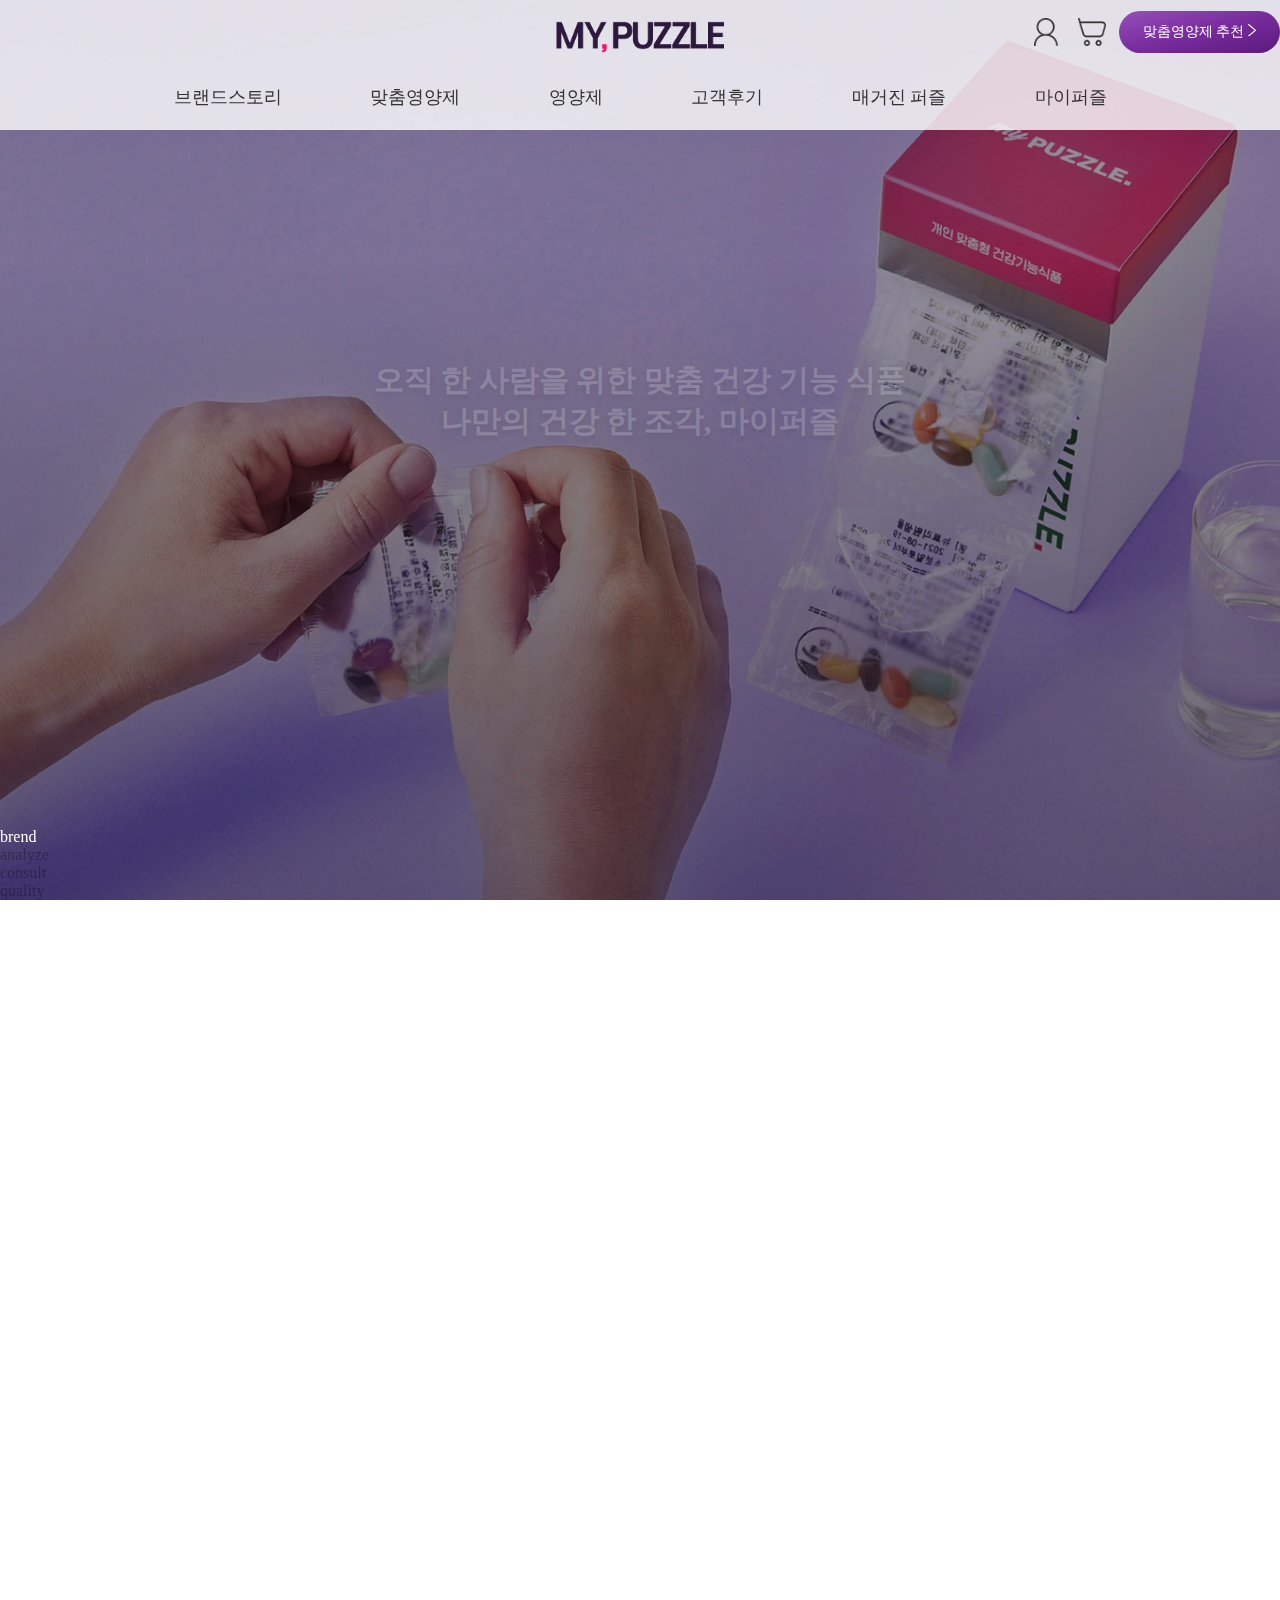
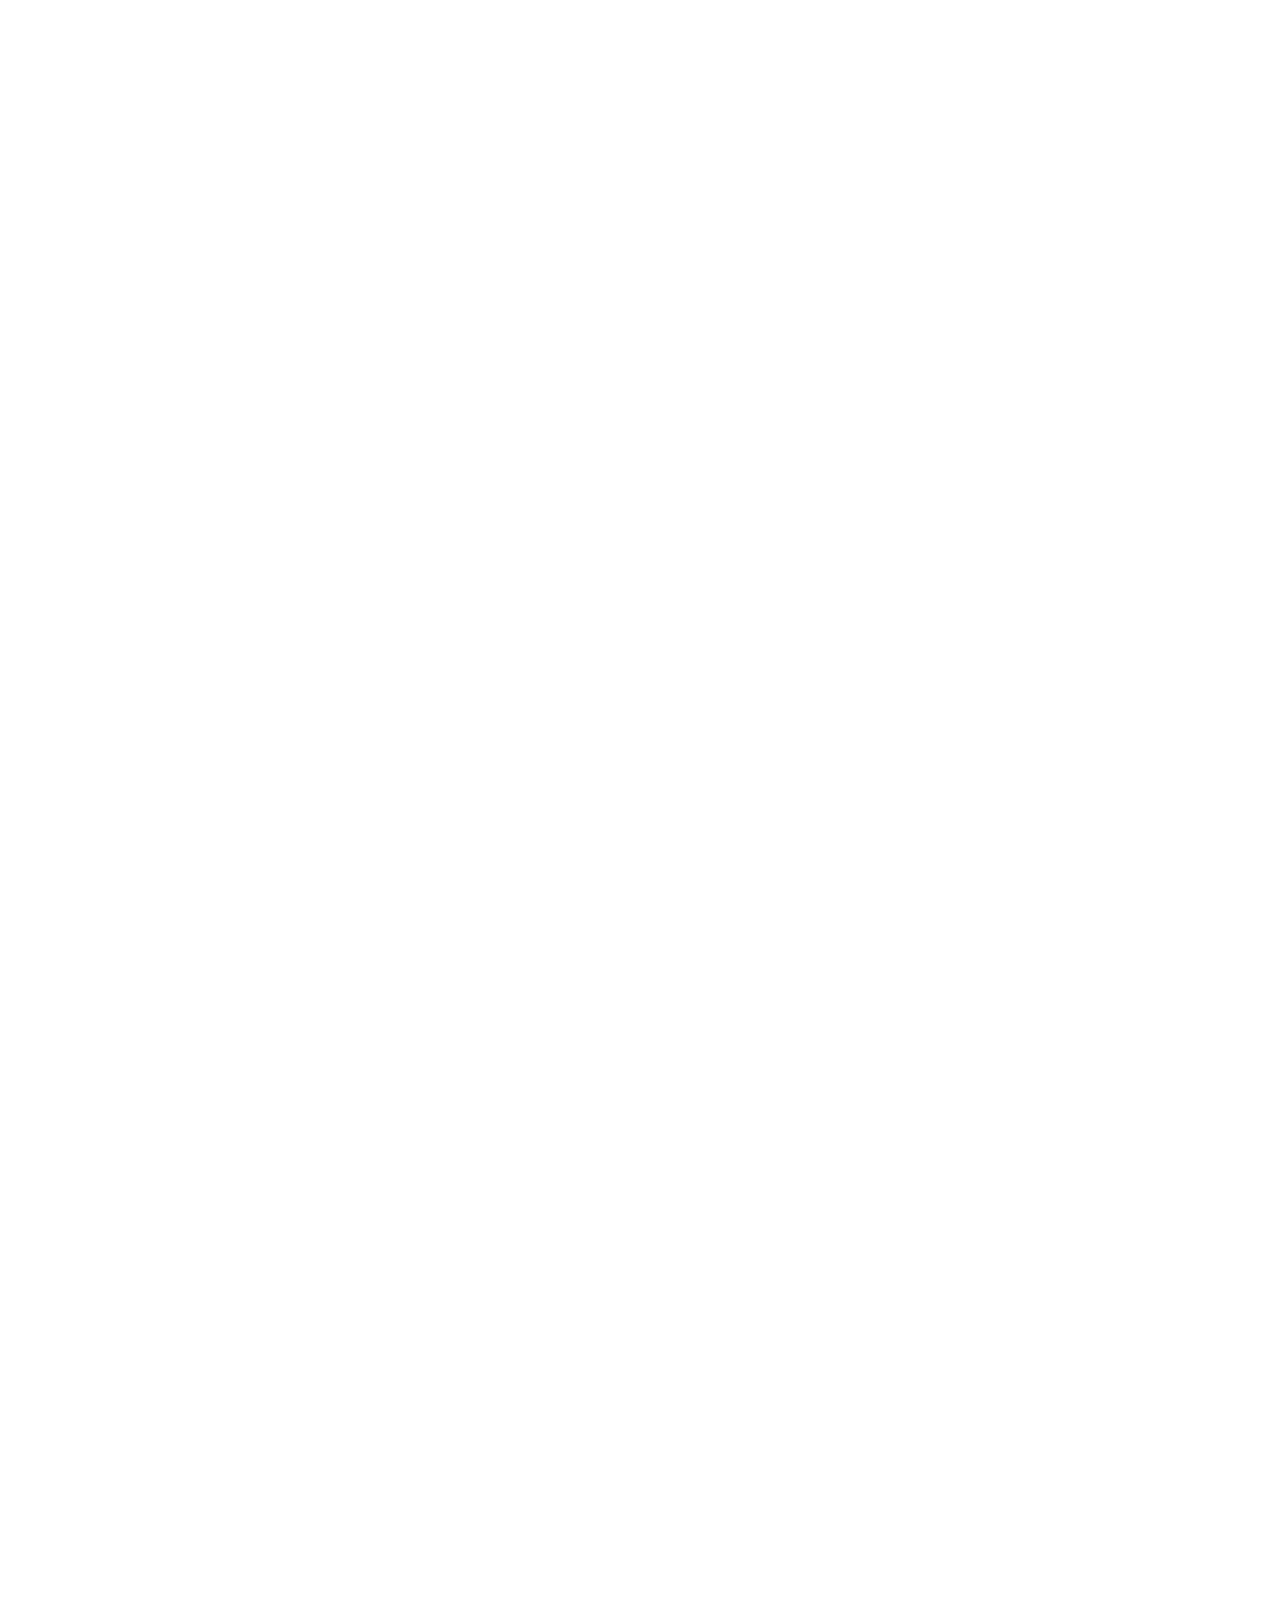
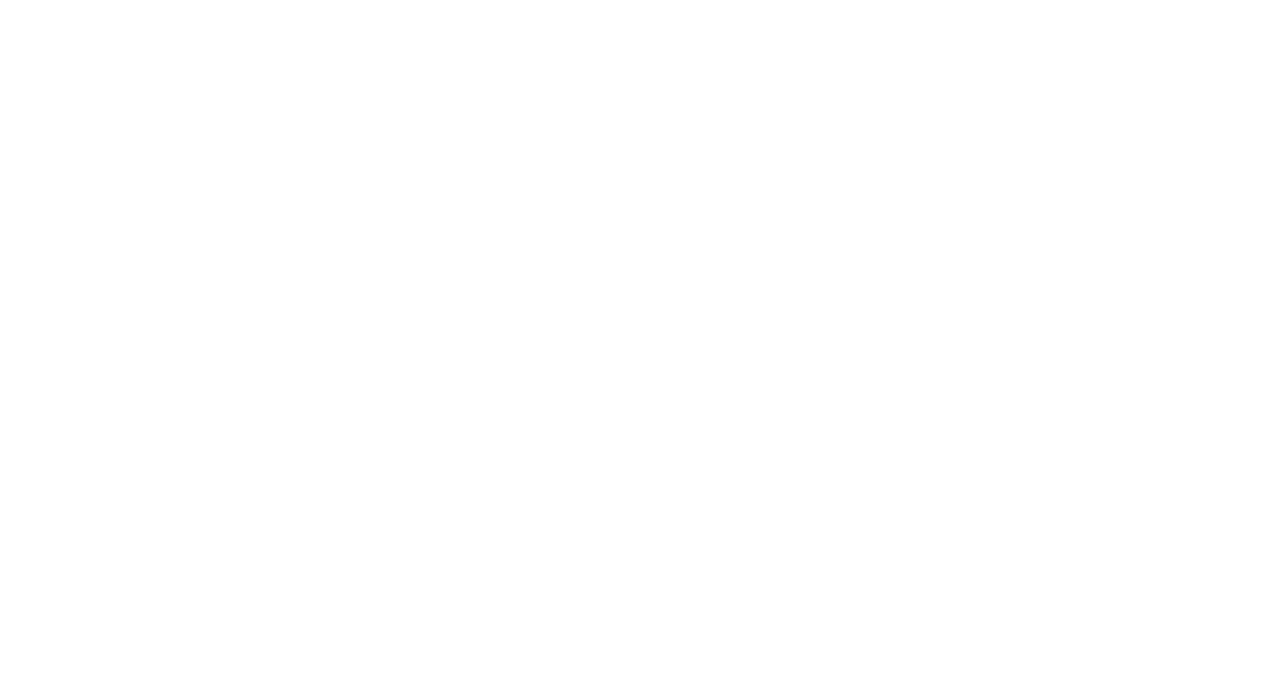
<file: content/brand.html>
<!DOCTYPE html>
<html lang="ko">

<head>
    <meta charset="UTF-8">
    <title>brand</title>

    <link rel="stylesheet" href="../css/reset.css">
    <link rel="stylesheet" href="../css/common.css">
    <link rel="stylesheet" href="../css/header.css">
    <link rel="stylesheet" href="css/brand.css">
    <link rel="stylesheet" href="../css/footer.css">
    <script src="../script/jquery-1.7.2.min.js"> </script>
    <script src="../script/brand.js"></script>
</head>

<body>
    <!-- 헤더 -->
    <header>
        <div class="top inner">
            <h1 class="logo"><a href="../index.html"><img src="../img/Logo.png" alt="my puzzle 로고"></a></h1>

            <nav class="gnb">
                <ul>
                    <li><a href="brand.html" class="active">브랜드스토리</a></li>
                    <li><a href="custom.html">맞춤영양제</a></li>
                    <li><a href="pill.html">영양제</a></li>
                    <li><a href="review.html">고객후기</a></li>
                    <li><a href="magezine.html">매거진 퍼즐</a></li>
                    <li><a href="#">마이퍼즐</a></li>
                </ul>
            </nav>

            <div class="login">
                <a href="#" class="icon-btn"><img src="../img/icon/icon_login.png" alt="로그인 버튼"></a>
                <a href="#" class="icon-btn cart"><img src="../img/icon/icon_cart.png" alt="장바구니 버튼"></a>
                <a href="#" class="btn">맞춤영양제 추천</a>
            </div>
        </div>
    </header>
    <!-- 본문 -->
    <nav>
        <ul class="side-pager">
            <li class="on">brend</li>
            <li>analyze</li>
            <li>consult</li>
            <li>quality</li>
        </ul>
    </nav>
    <section class="page" id="title">
        <div class="inner">
            <h2>
                오직 한 사람을 위한 맞춤 건강 기능 식품<br>
                나만의 건강 한 조각, 마이퍼즐
            </h2>
            <p>
                우리는 생활 환경, 식습관, 건강 상태에 따라 각자 다른 건강관리가 필요하다고 생각합니다.<br>
                마이퍼즐은 고객 한 분, 한 분에 맞춘 건강기능식품이 필요하다는 생각으로부터 출발했습니다.
            </p>
        </div>
    </section>

    <section class="page" id="analyze">
        <div class="inner">
            <h2>analyze</h2>
            <div class="des">
                <h3>건강설문</h3>
                <p>건강과 영양을 제일 잘 아는 의사, 약사, 영양학 박사로 구성된 마이퍼즐 건강 자문단과<br>
                    함께 개발한 알고리즘을 통해 최적화된 맞춤 설계를 완성했습니다.</p>
            </div>
        </div>
    </section>

    <section class="page" id="consult">
        <div class="inner">
            <h2>consult </h2>
            <div class="des">
                <h3>전문가 상담</h3>
                <p>전문가와의 대화를 통해 개인의 건강 상태를 한 번 더 꼼꼼하게 확인하고<br>
                    마이퍼즐만의 맞춤 분석을 통해 개개인에게 꼭 필요한 영양성분만을
                    조합하여 추천합니다.</p>
            </div>
        </div>
    </section>
    <section class="page" id="quality">
        <div class="inner">
            <h2>quality </h2>
            <div class="des">
                <h3>최고의 품질</h3>
                <p>건강기능식품 유통전문기업 뉴트리원의 오랜 경험에서 비롯된 전문적인 노하우로<br>
                    엄선된 원료 선별부터 엄격한 품질관리를 통해 생산하고, 검증된 제품만을 제공합니다.</p>
            </div>
        </div>
    </section>

    <footer class="page">

        <div class="footer-top inner clear">
            <ul>
                <li><a href="#">개인정보 처리방침</a></li>
                <li><a href="#">이용약관</a></li>
                <li><a href="#">규제특례</a></li>
                <li><a href="#">제휴문의</a></li>
                <li><a href="#">매장안내</a></li>
            </ul>

            <!-- 회사정보 -->
            <div class="copyright">
                <div class="info">
                    <p>(주): 뉴트리원대표 : 권진혁</p>
                    <p>
                        <span>서울특별시 송파구 올림픽로35다길 42, 21층</span>
                        <span>사업주 등록번호 : 220-88-43130</span>
                    </p>
                    <p>
                        <span>통신판매업신고번호 : 2018-서울송파-1118 </span>
                        <span>건강기능식품판매업 신고번호 : 제 2015-0107028호 </span>
                    </p>
                    <p>
                        Copyright 2021 MYPUZZLE. Allrights reserved.
                    </p>
                </div>

                <div class="ccm">
                    <a href="#"><img src="../img/icon/icon_footer.png" alt="소비자 중신 아이콘"></a>
                    <div class="des">
                        <p>2024 공정위 소비자원</p>
                        <p>소비자중신경영(CCM)인증기업</p>
                    </div>
                </div>
            </div>

            <!-- 고객센터 -->
            <div class="call">

                <div class="callcenter">
                    <p class="btn"><a href="#">고객센터</a></p>
                    <p>1833-8781</p>
                </div>

                <div class="time">
                    <p>평일 오전 9시 ~ 오후 6시</p>
                    <p>(점심시간 12:00 ~ 13:30)</p>
                    <p>mypuzzle@nutrione.co.kr</p>
                </div>

                <div class="sns-btn">
                    <a href="#" class="kakao"><img src="../img/icon/icon_talk.png" alt="카톡 바로가기"></a>
                    <a href="#" class="insta"><img src="../img/icon/icon_insta.png" alt="인스타 바로가기"></a>
                    <a href="#" class="facebook"><img src="../img/icon/icon_facebook.png" alt="페이스북 바로가기"></a>
                </div>
            </div>
        </div>
    </footer>

</body>

</html>
</file>
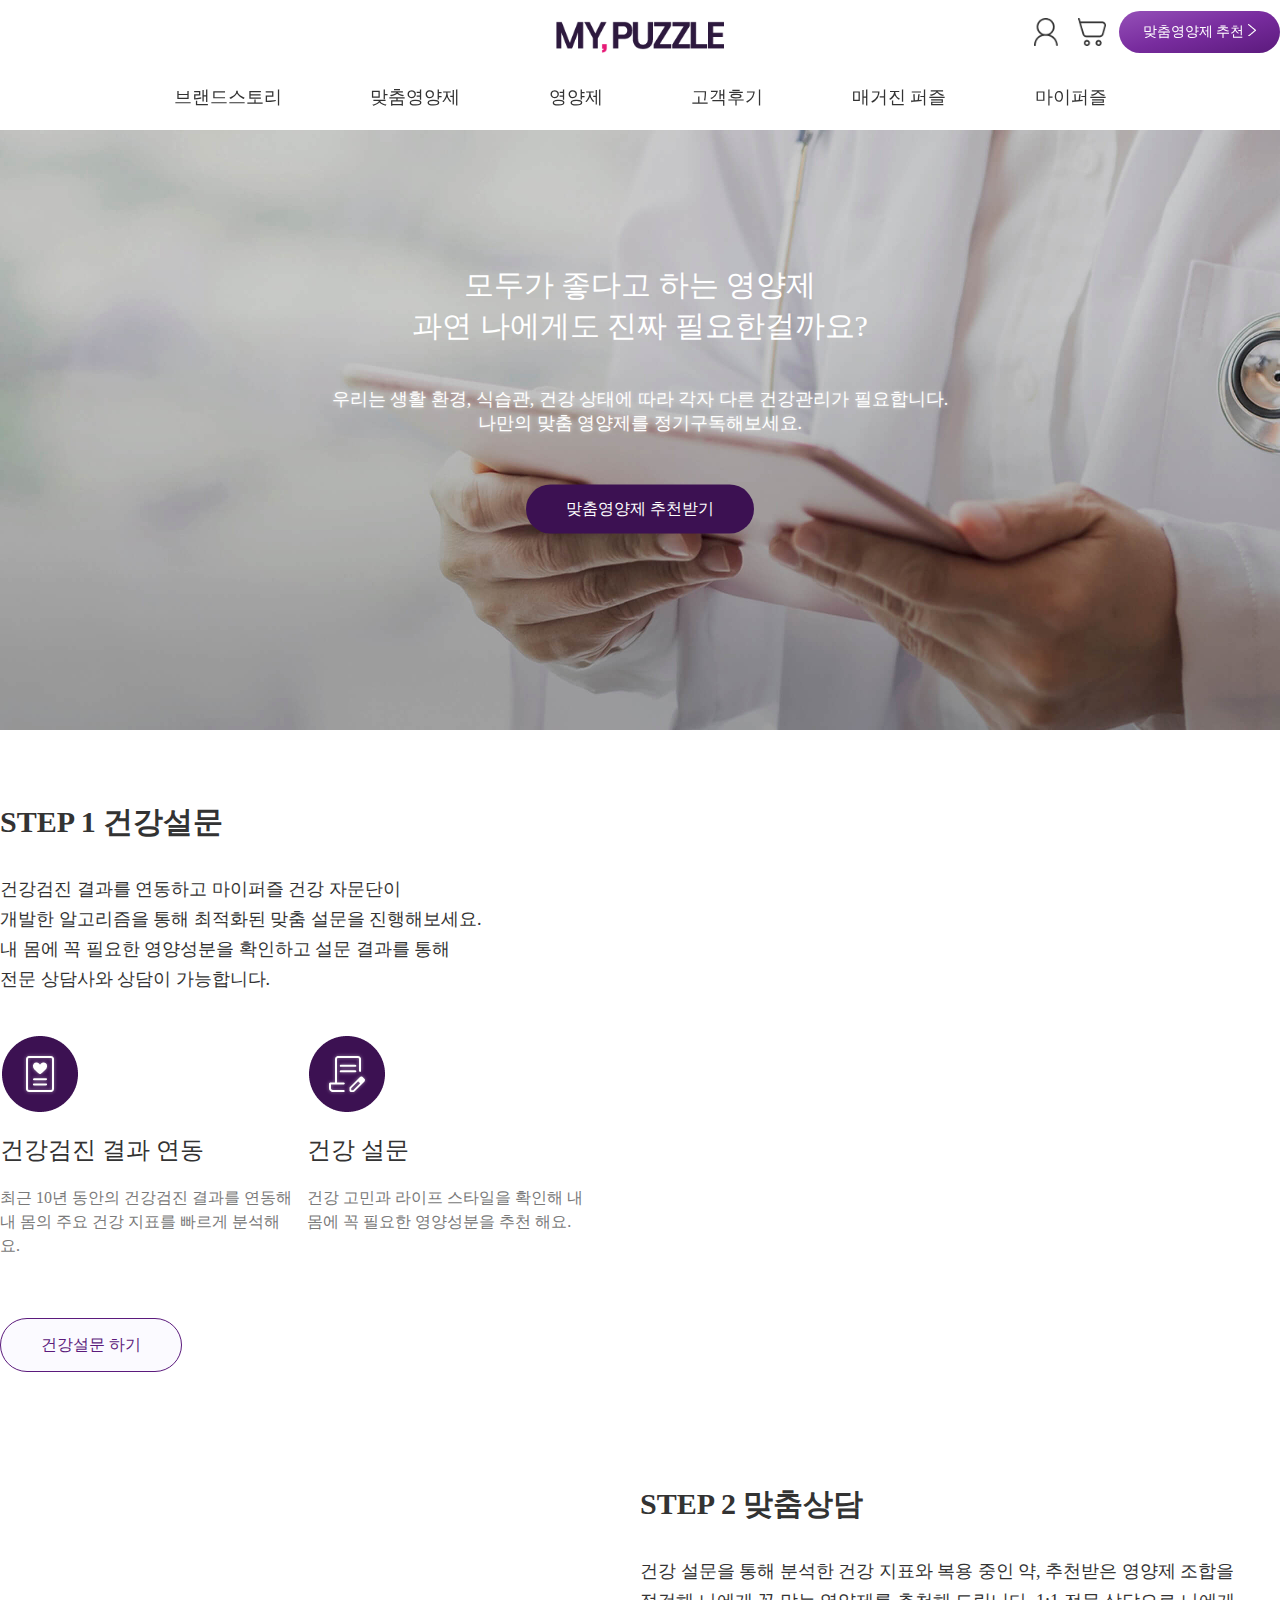
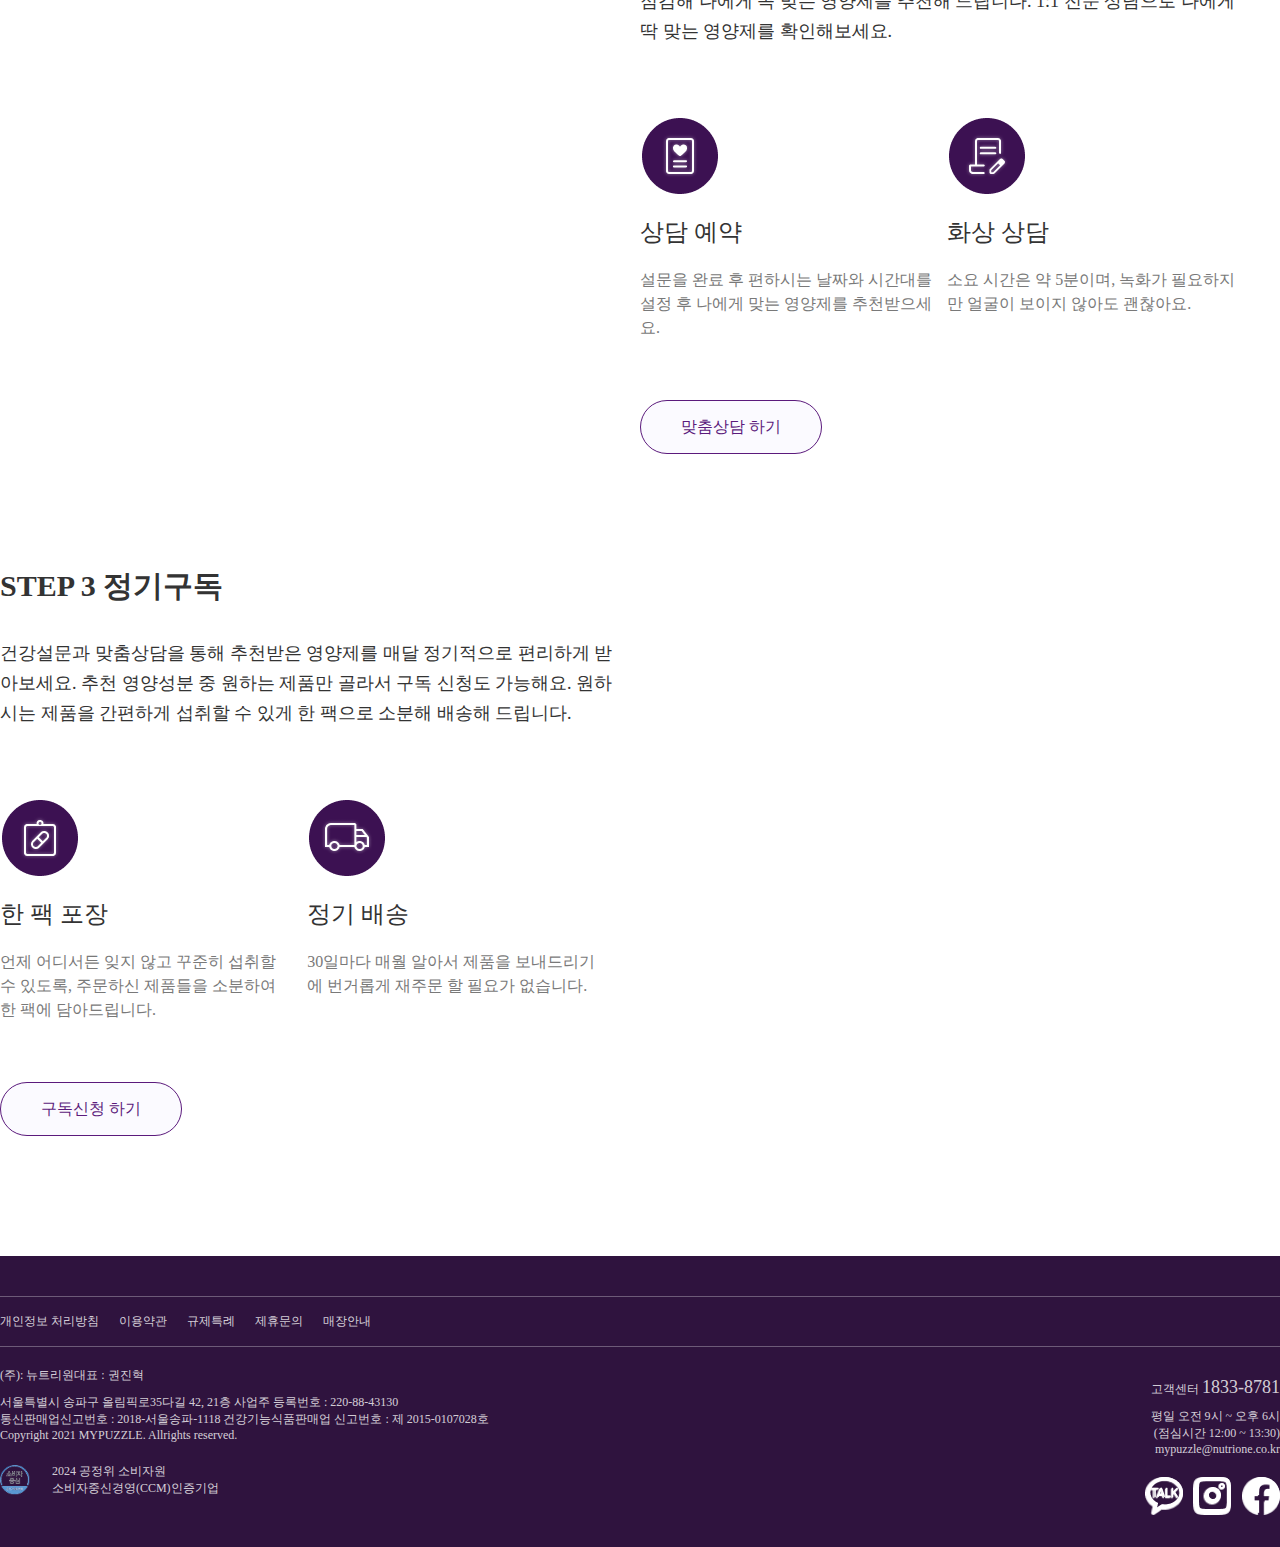
<file: content/custom.html>
<!DOCTYPE html>
<html lang="ko">

<head>
    <meta charset="UTF-8">
    <title>맞춤 영양제</title>

    <link rel="stylesheet" href="../css/reset.css">
    <link rel="stylesheet" href="../css/common.css">
    <link rel="stylesheet" href="../css/header.css">
    <link rel="stylesheet" href="css/custom.css">
    <link rel="stylesheet" href="../css/footer.css">
    <script src="../script/jquery-1.7.2.min.js"></script>
    <script src="../script/custom.js"></script>

</head>

<body>
    <!-- 헤더 -->
    <header>
        <div class="top inner">
            <h1 class="logo"><a href="../index.html"><img src="../img/Logo.png" alt="my puzzle 로고"></a></h1>

            <nav class="gnb">
                <ul>
                    <li><a href="brand.html" >브랜드스토리</a></li>
                    <li><a href="custom.html">맞춤영양제</a></li>
                    <li><a href="pill.html">영양제</a></li>
                    <li><a href="review.html">고객후기</a></li>
                    <li><a href="magazine.html" class="active">매거진 퍼즐</a></li>
                    <li><a href="#">마이퍼즐</a></li>
                </ul>
            </nav>

            <div class="login">
                <a href="#" class="icon-btn"><img src="../img/icon/icon_login.png" alt="로그인 버튼"></a>
                <a href="#" class="icon-btn cart"><img src="../img/icon/icon_cart.png" alt="장바구니 버튼"></a>
                <a href="#" class="btn">맞춤영양제 추천</a>
            </div>
        </div>
    </header>
    <!-- 본문 -->
    <section>
        <article class="banner">

            <div class="title inner">
                <h2>모두가 좋다고 하는 영양제 <br>
                    과연 나에게도 진짜 필요한걸까요?
                </h2>
                <p>우리는 생활 환경, 식습관, 건강 상태에 따라 각자 다른 건강관리가 필요합니다.<br>
                    나만의 맞춤 영양제를 정기구독해보세요.
                </p>

                <!-- 뭐가잇어? -->
                <div class="btn">
                    <a href="#">맞춤영양제 추천받기</a>
                </div>
            </div>

        </article>

        <article class="step step1">
            <div class="stepwrap inner clear">
                <div class="step-des">
                    <div class="title">
                        <h2>STEP 1 건강설문</h2>
                        <p>
                            건강검진 결과를 연동하고 마이퍼즐 건강 자문단이<br>
                            개발한 알고리즘을 통해
                            최적화된 맞춤 설문을 진행해보세요.<br>
                            내 몸에 꼭 필요한 영양성분을 확인하고
                            설문 결과를 통해<br> 전문 상담사와 상담이 가능합니다.
                        </p>
                    </div>
                    <div class="boxwrap clear">
                        <div class="box">
                            <img src="../img/icon/icon_medical.png" alt="건강검진 아이콘">
                            <h3>건강검진 결과 연동</h3>
                            <p>최근 10년 동안의 건강검진 결과를 연동해 내 몸의 주요 건강 지표를 빠르게 분석해요.</p>
                        </div>
                        <div class="box">
                            <img src="../img/icon/icon_ckeaklist.png" alt="건강설문 아이콘">
                            <h3>건강 설문</h3>
                            <p>건강 고민과 라이프 스타일을 확인해 내 몸에 꼭 필요한 영양성분을 추천 해요.</p>
                        </div>
                    </div>

                    <div class="btn"><a href="#">건강설문 하기</a></div>
                </div>

                <div class="imgbox imgbox1">
                    <img src="img/custom1.jpg" alt="건강설문하는 이미지 ">
                </div>
            </div>
        </article>

        <article class="step step2">
            <div class="stepwrap inner clear">
                <div class="step-des step-des2">
                    <div class="title">
                        <h2>STEP 2 맞춤상담</h2>
                        <p>
                            건강 설문을 통해 분석한 건강 지표와 복용 중인 약, 추천받은 영양제 조합을
                            점검해 나에게 꼭 맞는 영양제를 추천해 드립니다.
                            1:1 전문 상담으로 나에게 딱 맞는 영양제를 확인해보세요.
                        </p>

                    </div>
                    <div class="boxwrap clear">
                        <div class="box">
                            <img src="../img/icon/icon_medical.png" alt="건강검진 아이콘">
                            <h3>상담 예약</h3>
                            <p>설문을 완료 후 편하시는 날짜와
                                시간대를 설정 후 나에게 맞는 영양제를
                                추천받으세요.
                            </p>
                        </div>
                        <div class="box">
                            <img src="../img/icon/icon_ckeaklist.png" alt="건강설문 아이콘">
                            <h3>화상 상담</h3>
                            <p>소요 시간은 약 5분이며, 녹화가 필요하지만 얼굴이 보이지 않아도 괜찮아요.</p>
                        </div>
                    </div>

                    <div class="btn"><a href="#">맞춤상담 하기</a></div>
                </div>

                <div class="imgbox imgbox2">
                    <img src="img/custom2.jpg" alt="건강설문하는 이미지 ">
                </div>
            </div>
        </article>
        <article class="step step3">
            <div class="stepwrap inner clear">
                <div class="step-des">
                    <div class="title">
                        <h2>STEP 3 정기구독</h2>
                        <p>
                            건강설문과 맞춤상담을 통해 추천받은 영양제를 매달 정기적으로
                            편리하게 받아보세요.
                            추천 영양성분 중 원하는 제품만 골라서 구독 신청도 가능해요.
                            원하시는 제품을 간편하게 섭취할 수 있게 한 팩으로 소분해 배송해 드립니다.
                        </p>
                    </div>
                    <div class="boxwrap clear">
                        <div class="box">
                            <img src="../img/icon/icon_pill.png" alt="소분 한팩 아이콘">
                            <h3>한 팩 포장</h3>
                            <p>언제 어디서든 잊지 않고 꾸준히 섭취할
                                수 있도록, 주문하신 제품들을 소분하여
                                한 팩에 담아드립니다.
                            </p>
                        </div>
                        <div class="box">
                            <img src="../img/icon/icon_delivery.png" alt="배송 아이콘">
                            <h3>정기 배송</h3>
                            <p>30일마다 매월 알아서 제품을
                                보내드리기에 번거롭게 재주문 할
                                필요가 없습니다.
                            </p>
                        </div>
                    </div>

                    <div class="btn"><a href="#">구독신청 하기</a></div>
                </div>

                <div class="imgbox imgbox3">
                    <img src="img/custom3.jpg" alt="건강설문하는 이미지 ">
                </div>
            </div>
        </article>
    </section>
    <!-- 푸터 -->
    <footer>

        <div class="footer-top inner clear">
            <ul>
                <li><a href="#">개인정보 처리방침</a></li>
                <li><a href="#">이용약관</a></li>
                <li><a href="#">규제특례</a></li>
                <li><a href="#">제휴문의</a></li>
                <li><a href="#">매장안내</a></li>
            </ul>

            <!-- 회사정보 -->
            <div class="copyright">
                <div class="info">
                    <p>(주): 뉴트리원대표 : 권진혁</p>
                    <p>
                        <span>서울특별시 송파구 올림픽로35다길 42, 21층</span>
                        <span>사업주 등록번호 : 220-88-43130</span>
                    </p>
                    <p>
                        <span>통신판매업신고번호 : 2018-서울송파-1118 </span>
                        <span>건강기능식품판매업 신고번호 : 제 2015-0107028호 </span>
                    </p>
                    <p>
                        Copyright 2021 MYPUZZLE. Allrights reserved.
                    </p>
                </div>

                <div class="ccm">
                    <a href="#"><img src="../img/icon/icon_footer.png" alt="소비자 중신 아이콘"></a>
                    <div class="des">
                        <p>2024 공정위 소비자원</p>
                        <p>소비자중신경영(CCM)인증기업</p>
                    </div>
                </div>
            </div>

            <!-- 고객센터 -->
            <div class="call">

                <div class="callcenter">
                    <p class="btn"><a href="#">고객센터</a></p>
                    <p>1833-8781</p>
                </div>

                <div class="time">
                    <p>평일 오전 9시 ~ 오후 6시</p>
                    <p>(점심시간 12:00 ~ 13:30)</p>
                    <p>mypuzzle@nutrione.co.kr</p>
                </div>

                <div class="sns-btn">
                    <a href="#" class="kakao"><img src="../img/icon/icon_talk.png" alt="카톡 바로가기"></a>
                    <a href="#" class="insta"><img src="../img/icon/icon_insta.png" alt="인스타 바로가기"></a>
                    <a href="#" class="facebook"><img src="../img/icon/icon_facebook.png" alt="페이스북 바로가기"></a>
                </div>
            </div>
        </div>
    </footer>
</body>

</html>
</file>
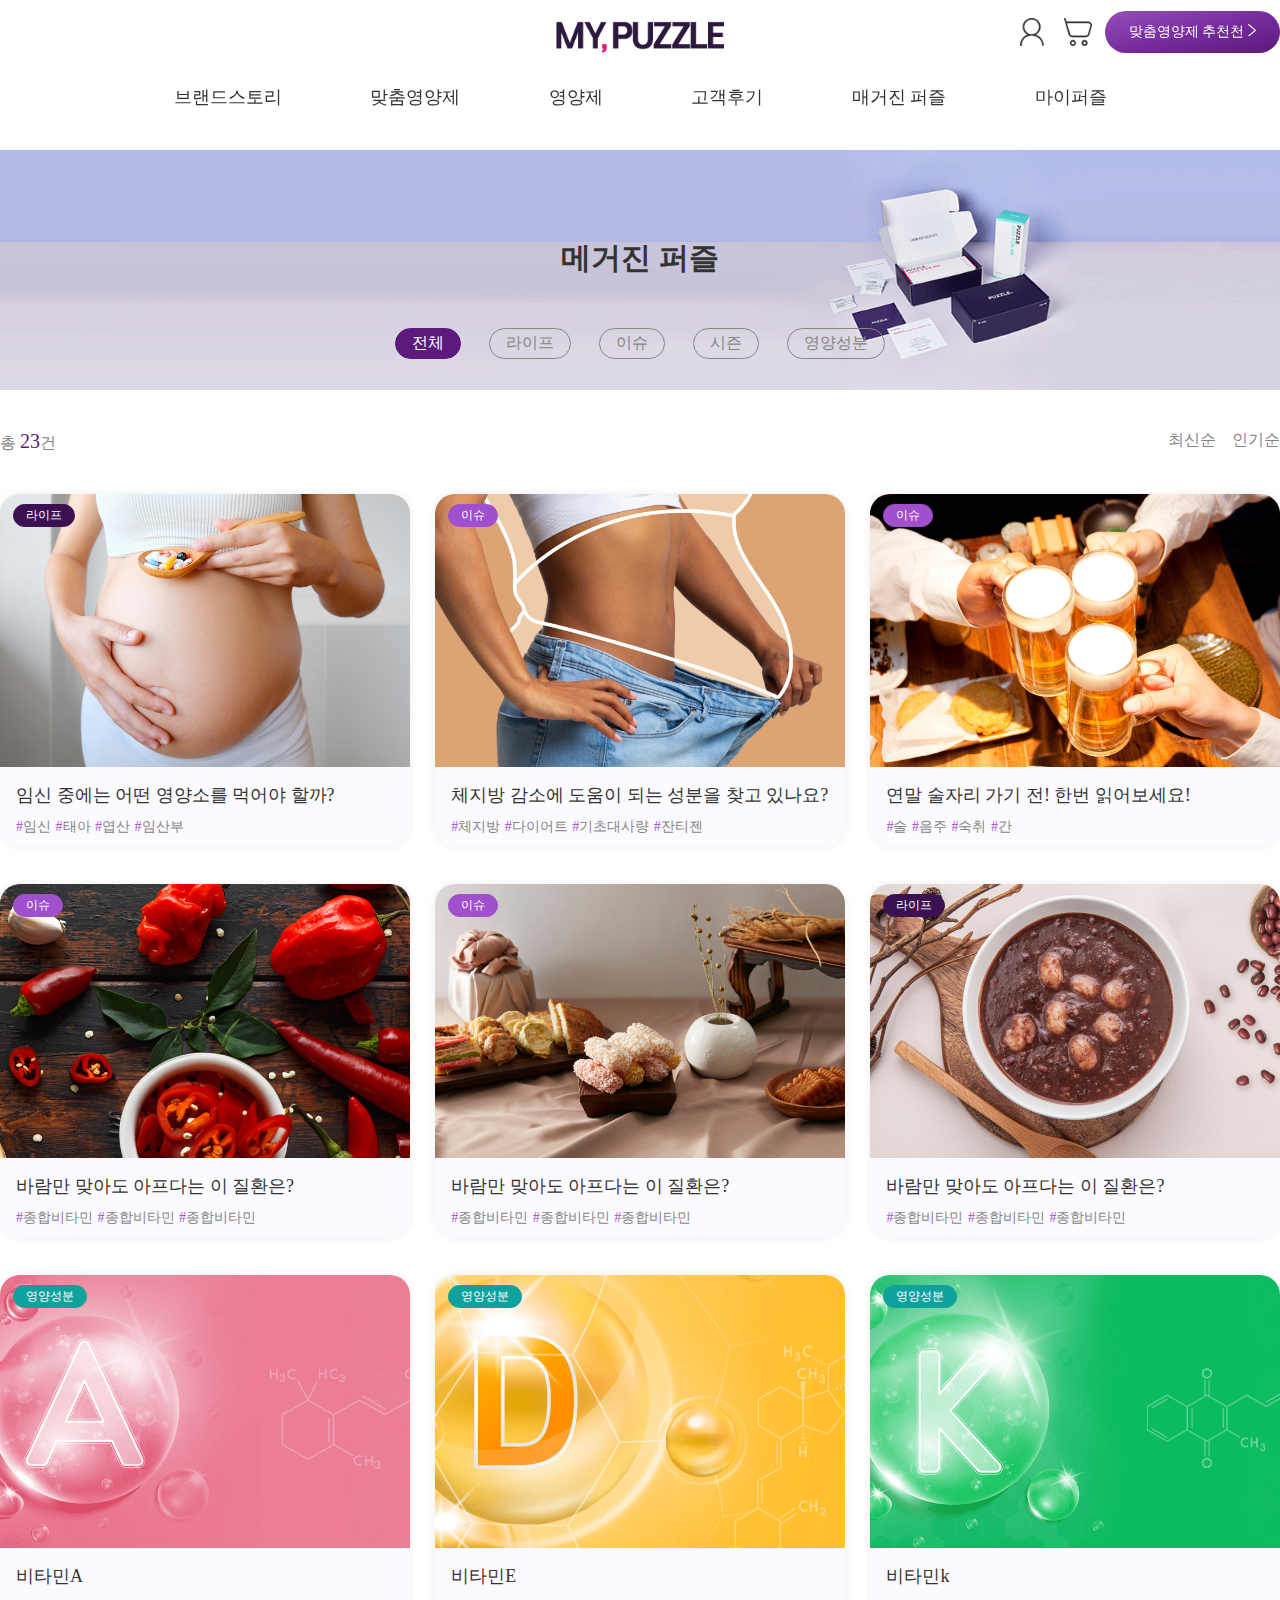
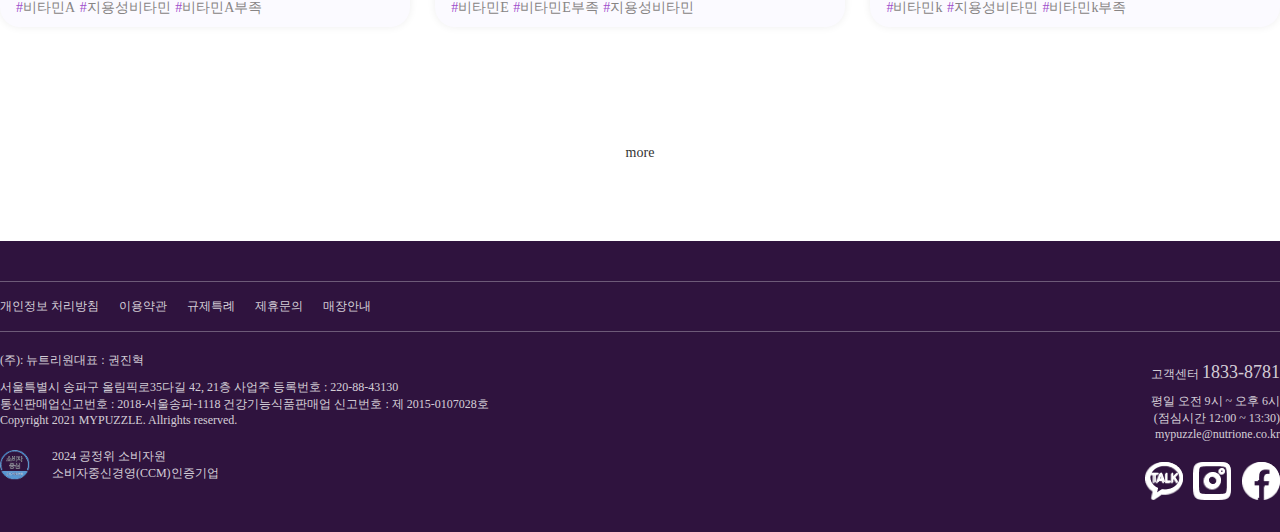
<file: content/magazine.html>
<!DOCTYPE html>
<html lang="ko">

<head>
    <meta charset="UTF-8">
    <title>영양제</title>
    
    <link rel="stylesheet" href="../css/reset.css">
    <link rel="stylesheet" href="../css/common.css">
    <link rel="stylesheet" href="../css/header.css">
    <link rel="stylesheet" href="css/magazine.css">
    <link rel="stylesheet" href="../css/footer.css">
    <script src="../script/jquery-1.7.2.min.js"></script>
    <script src="../script/magazine.js"></script>

    
</head>

<body>
    <!-- 헤더 -->
    <header>
        <div class="top inner">
            <h1 class="logo"><a href="../index.html"><img src="../img/Logo.png" alt="my puzzle 로고"></a></h1>

            <nav class="gnb">
                <ul>
                    <li><a href="brand.html" >브랜드스토리</a></li>
                    <li><a href="custom.html">맞춤영양제</a></li>
                    <li><a href="pill.html">영양제</a></li>
                    <li><a href="review.html">고객후기</a></li>
                    <li><a href="magazine.html" class="active">매거진 퍼즐</a></li>
                    <li><a href="#">마이퍼즐</a></li>
                </ul>
            </nav>

            <div class="login">
                <a href="#" class="icon-btn"><img src="../img/icon/icon_login.png" alt="로그인 버튼"></a>
                <a href="#" class="icon-btn cart"><img src="../img/icon/icon_cart.png" alt="장바구니 버튼"></a>
                <a href="#" class="btn">맞춤영양제 추천천</a>
            </div>
        </div>
    </header>
    <!-- 본문 -->
    <article class="content-header">
        <div class="lnb">
            <h2>메거진 퍼즐</h2>
            <nav>
                <p class="on all">전체</p>
                <p class="life">라이프</p>
                <p class="issue">이슈</p>
                <p class="season">시즌</p>
                <p class="vitamin">영양성분</p>
            </nav>
        </div>
    </article>
    <!-- section -->
    <section>
        <div class="section-top inner clear">
            <div class="count">
                <p>총 <span>23</span>건</p>
            </div>
            <div class="filter">
                <p><span>최신순</span><span>인기순</span></p>
            </div>
        </div>
        <!-- 상품 리스트 -->
        <article class="list ">
            <ul class="inner">

                <li class="life">
                    <a href="#">
                        <p class="badge-life">라이프</p>
                        <div class="img-box">
                            <img src="../img/maga_01.png" alt="이슈 라이프">
                        </div>
                        <div class="title">
                            <h3>임신 중에는 어떤 영양소를 먹어야 할까?</h3>
                            <p class="tag"><span>#</span>임신</p>
                            <p class="tag"><span>#</span>태아</p>
                            <p class="tag"><span>#</span>엽산</p>
                            <p class="tag"><span>#</span>임산부</p>
                        </div>
                    </a>
                </li>

                <li class="issue">
                    <a href="#">
                        <p class="badge-issue">이슈</p>
                        <div class="img-box">
                            <img src="../img/maga_02.png" alt="이슈 라이프">
                        </div>
                        <div class="title">
                            <h3>체지방 감소에 도움이 되는 성분을 찾고 있나요?</h3>
                            <p class="tag"><span>#</span>체지방</p>
                            <p class="tag"><span>#</span>다이어트</p>
                            <p class="tag"><span>#</span>기초대사량</p>
                            <p class="tag"><span>#</span>잔티젠</p>
                        </div>
                    </a>
                </li>
                <li class="issue">
                    <a href="#">
                        <p class="badge-issue">이슈</p>
                        <div class="img-box">
                            <img src="../img/maga_03.png" alt="이슈 라이프">
                        </div>
                        <div class="title">
                            <h3>연말 술자리 가기 전! 한번 읽어보세요!</h3>
                            <p class="tag"><span>#</span>술</p>
                            <p class="tag"><span>#</span>음주</p>
                            <p class="tag"><span>#</span>숙취</p>
                            <p class="tag"><span>#</span>간</p>
                        </div>
                    </a>
                </li>

                <li class="issue">
                    <a href="#">
                        <p class="badge-issue">이슈</p>
                        <div class="img-box">
                            <img src="../img/maga_04.png" alt="이슈 라이프">
                        </div>
                        <div class="title">
                            <h3>바람만 맞아도 아프다는 이 질환은?</h3>
                            <p class="tag"><span>#</span>종합비타민</p>
                            <p class="tag"><span>#</span>종합비타민</p>
                            <p class="tag"><span>#</span>종합비타민</p>
                        </div>
                    </a>
                </li>

                <li class="issue">
                    <a href="#">
                        <p class="badge-issue">이슈</p>
                        <div class="img-box">
                            <img src="../img/maga_05.png" alt="이슈 라이프">
                        </div>
                        <div class="title">
                            <h3>바람만 맞아도 아프다는 이 질환은?</h3>
                            <p class="tag"><span>#</span>종합비타민</p>
                            <p class="tag"><span>#</span>종합비타민</p>
                            <p class="tag"><span>#</span>종합비타민</p>
                        </div>
                    </a>
                </li>
                <li class="life">
                    <a href="#">
                        <p class="badge-life">라이프</p>
                        <div class="img-box">
                            <img src="../img/maga_06.png" alt="이슈 라이프">
                        </div>
                        <div class="title">
                            <h3>바람만 맞아도 아프다는 이 질환은?</h3>
                            <p class="tag"><span>#</span>종합비타민</p>
                            <p class="tag"><span>#</span>종합비타민</p>
                            <p class="tag"><span>#</span>종합비타민</p>
                        </div>
                    </a>
                </li>

                <li class="vitamin">
                    <a href="#">
                        <p class="badge-vitamin">영양성분</p>
                        <div class="img-box">
                            <img src="../img/maga_07.png" alt="이슈 라이프">
                        </div>
                        <div class="title">
                            <h3>비타민A</h3>
                            <p class="tag"><span>#</span>비타민A</p>
                            <p class="tag"><span>#</span>지용성비타민</p>
                            <p class="tag"><span>#</span>비타민A부족</p>
                        </div>
                    </a>
                </li>

                <li class="vitamin">
                    <a href="#">
                        <p class="badge-vitamin">영양성분</p>
                        <div class="img-box">
                            <img src="../img/maga_08.png" alt="이슈 라이프">
                        </div>
                        <div class="title">
                            <h3>비타민E</h3>
                            <p class="tag"><span>#</span>비타민E</p>
                            <p class="tag"><span>#</span>비타민E부족</p>
                            <p class="tag"><span>#</span>지용성비타민</p>
                        </div>
                    </a>
                </li>
                <li class="vitamin">
                    <a href="#">
                        <p class="badge-vitamin">영양성분</p>
                        <div class="img-box">
                            <img src="../img/maga_09.png" alt="이슈 라이프">
                        </div>
                        <div class="title">
                            <h3>비타민k</h3>
                            <p class="tag"><span>#</span>비타민k</p>
                            <p class="tag"><span>#</span>지용성비타민</p>
                            <p class="tag"><span>#</span>비타민k부족</p>
                        </div>
                    </a>
                </li>
            </ul>
        </article>
        <div class="inner btn-more"><a href="#">more</a></div>
    </section>


    <!-- 푸터 -->
    <footer>

        <div class="footer-top inner clear">
            <ul>
                <li><a href="#">개인정보 처리방침</a></li>
                <li><a href="#">이용약관</a></li>
                <li><a href="#">규제특례</a></li>
                <li><a href="#">제휴문의</a></li>
                <li><a href="#">매장안내</a></li>
            </ul>

            <!-- 회사정보 -->
            <div class="copyright">
                <div class="info">
                    <p>(주): 뉴트리원대표 : 권진혁</p>
                    <p>
                        <span>서울특별시 송파구 올림픽로35다길 42, 21층</span>
                        <span>사업주 등록번호 : 220-88-43130</span>
                    </p>
                    <p>
                        <span>통신판매업신고번호 : 2018-서울송파-1118 </span>
                        <span>건강기능식품판매업 신고번호 : 제 2015-0107028호 </span>
                    </p>
                    <p>
                        Copyright 2021 MYPUZZLE. Allrights reserved.
                    </p>
                </div>

                <div class="ccm">
                    <a href="#"><img src="../img/icon/icon_footer.png" alt="소비자 중신 아이콘"></a>
                    <div class="des">
                        <p>2024 공정위 소비자원</p>
                        <p>소비자중신경영(CCM)인증기업</p>
                    </div>
                </div>
            </div>

            <!-- 고객센터 -->
            <div class="call">

                <div class="callcenter">
                    <p class="btn"><a href="#">고객센터</a></p>
                    <p>1833-8781</p>
                </div>

                <div class="time">
                    <p>평일 오전 9시 ~ 오후 6시</p>
                    <p>(점심시간 12:00 ~ 13:30)</p>
                    <p>mypuzzle@nutrione.co.kr</p>
                </div>

                <div class="sns-btn">
                    <a href="#" class="kakao"><img src="../img/icon/icon_talk.png" alt="카톡 바로가기"></a>
                    <a href="#" class="insta"><img src="../img/icon/icon_insta.png" alt="인스타 바로가기"></a>
                    <a href="#" class="facebook"><img src="../img/icon/icon_facebook.png" alt="페이스북 바로가기"></a>
                </div>
            </div>
        </div>
    </footer>
</body>

</html>
</file>
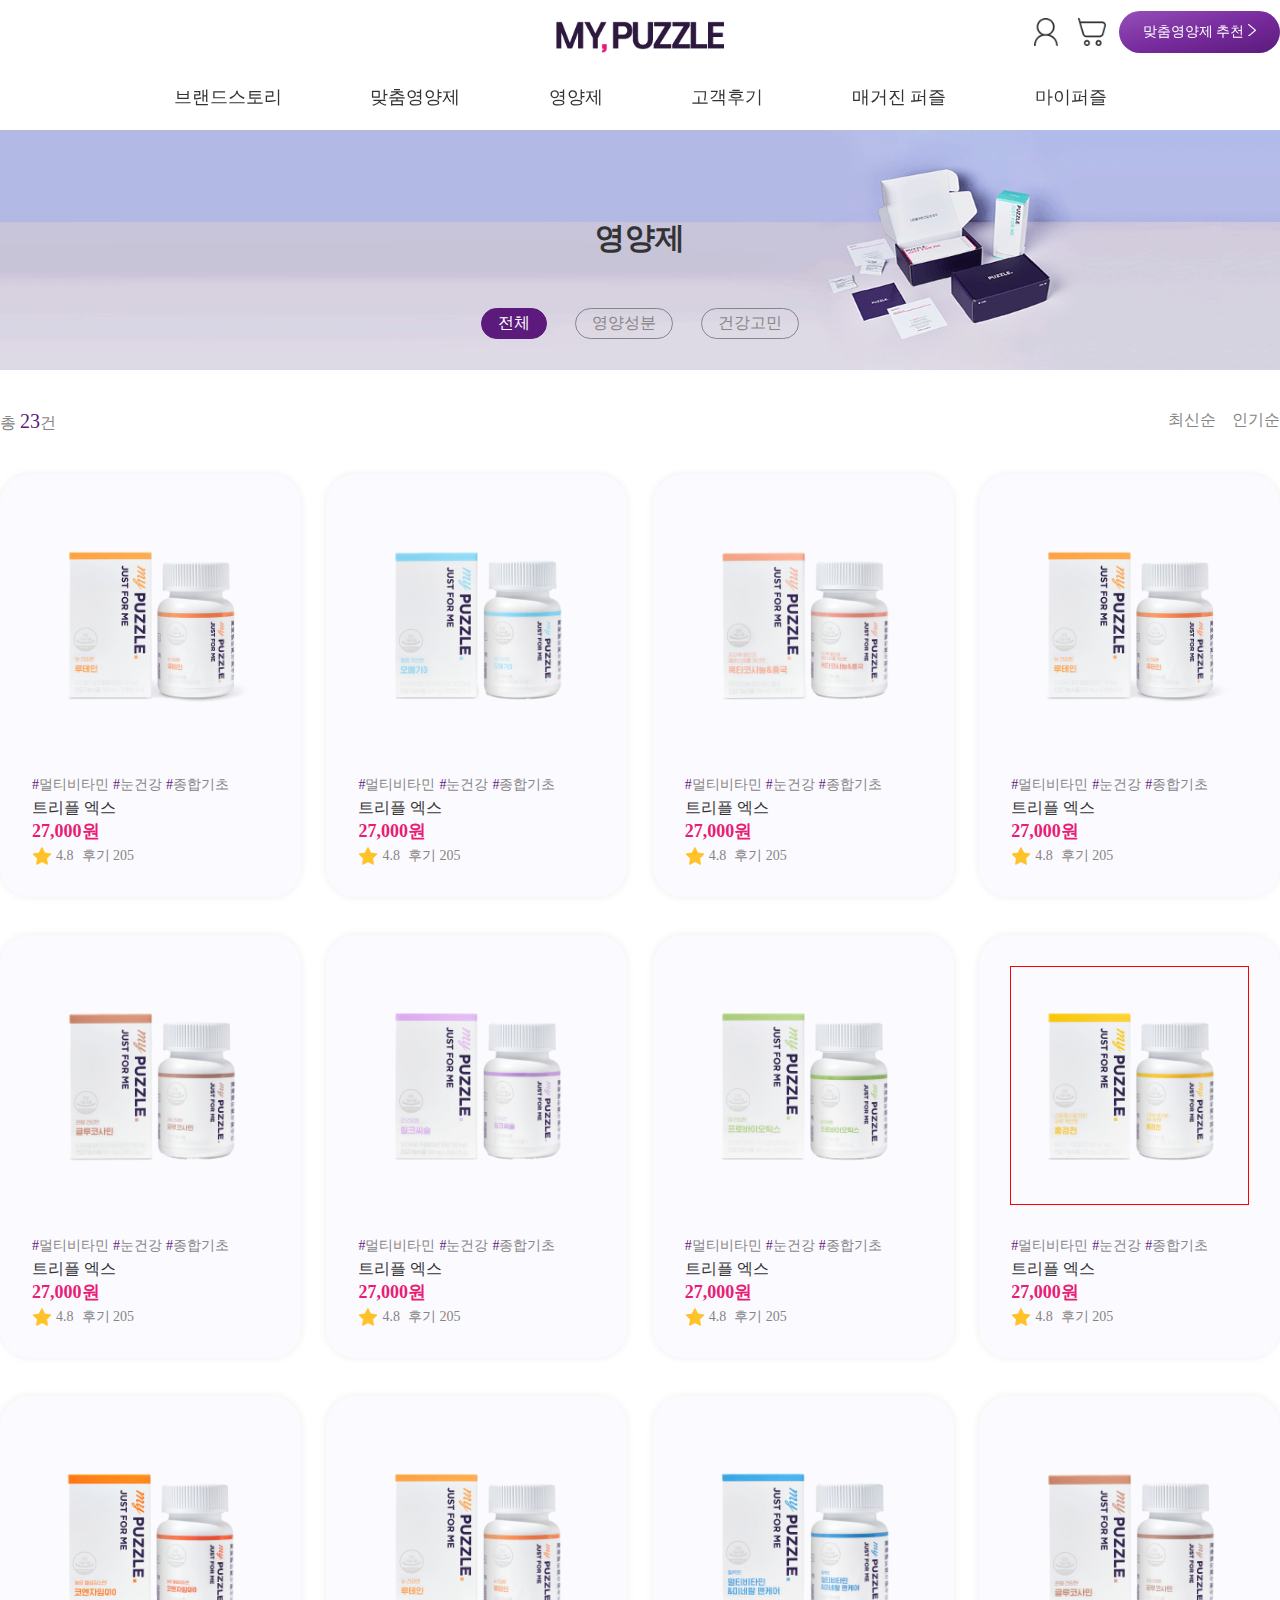
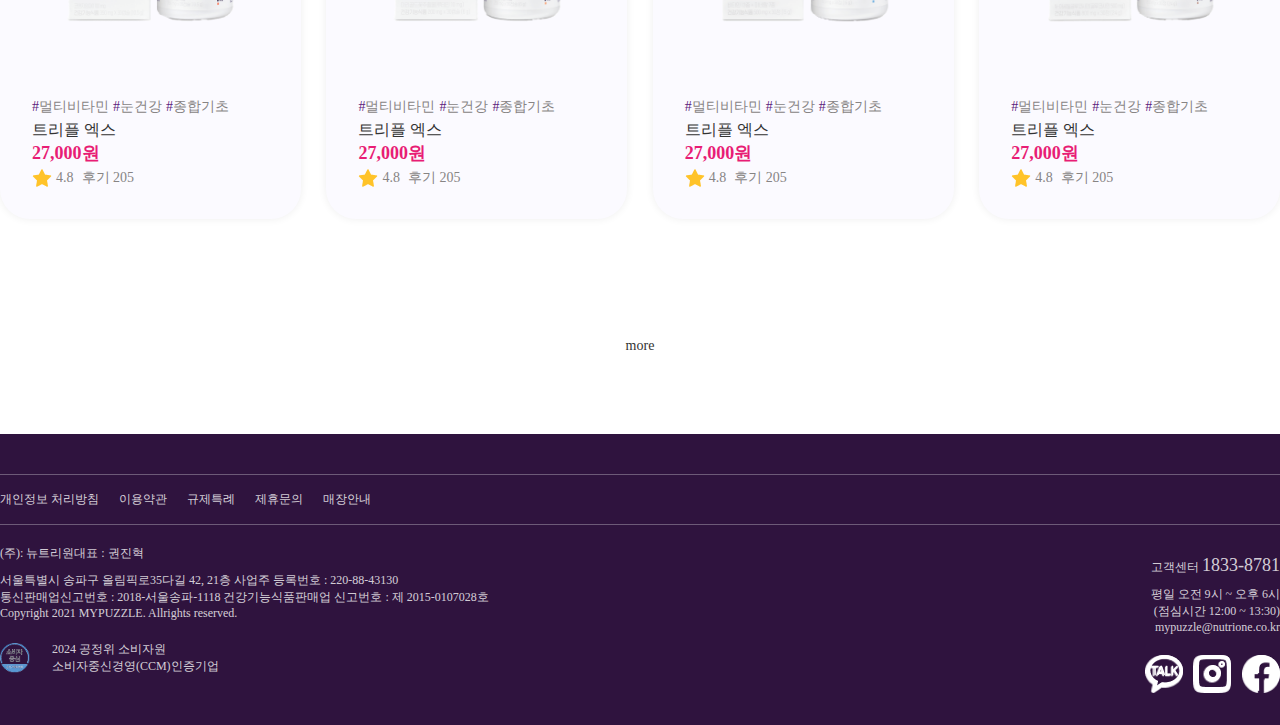
<file: content/pill.html>
<!DOCTYPE html>
<html lang="ko">

<head>
    <meta charset="UTF-8">
    <title>영양제</title>
    <link rel="stylesheet" href="../css/reset.css">
    <link rel="stylesheet" href="../css/common.css">
    <link rel="stylesheet" href="../css/header.css">
    <link rel="stylesheet" href="css/pill.css">
    <link rel="stylesheet" href="../css/footer.css">
    <script src="../script/jquery-1.7.2.min.js"></script>
    <script src="../script/pill.js"></script>

    
</head>

<body>
    <!-- 헤더 -->
    <header>
        <div class="top inner">
            <h1 class="logo"><a href="../index.html"><img src="../img/Logo.png" alt="my puzzle 로고"></a></h1>

            <nav class="gnb">
                <ul>
                    <li><a href="brand.html">브랜드스토리</a></li>
                    <li><a href="custom.html">맞춤영양제</a></li>
                    <li><a href="pill.html"  class="active">영양제</a></li>
                    <li><a href="review.html">고객후기</a></li>
                    <li><a href="magazine.html">매거진 퍼즐</a></li>
                    <li><a href="#">마이퍼즐</a></li>
                </ul>
            </nav>

            <div class="login">
                <a href="#" class="icon-btn"><img src="../img/icon/icon_login.png" alt="로그인 버튼"></a>
                <a href="#" class="icon-btn cart"><img src="../img/icon/icon_cart.png" alt="장바구니 버튼"></a>
                <a href="#" class="btn">맞춤영양제 추천</a>
            </div>
        </div>
    </header>
    <!-- 본문 -->
    <article class="content-header">
        <div class="lnb">
            <h2>영양제</h2>
            <nav>
                <p class="on">전체</p>
                <p>영양성분</p>
                <p>건강고민</p>
            </nav>
        </div>
    </article>
    <!-- section -->
    <section>
        <div class="section-top inner clear">
            <div class="count">
                <p>총 <span>23</span>건</p>
            </div>
            <div class="filter">
                <p><span>최신순</span><span>인기순</span></p>
            </div>
        </div>
        <!-- 상품 리스트 -->
        <article class="list ">
            <ul class="inner">

                <li>
                    <a href="#">
                        <div class="imgbox">
                            <img src="img/product_1.png" alt="오메가 3">
                        </div>
                        <div class="info">
                            <div class="tag">
                                <p><span>#</span>멀티비타민</p>
                                <p><span>#</span>눈건강</p>
                                <p><span>#</span>종합기초</p>
                            </div>
                            <h3>트리플 엑스</h3>
                            <p class="price">27,000원</p>
                            <p class="review"><span>4.8</span><span>후기 205</span></p>
                        </div>
                    </a>
                </li>

                <li>
                    <a href="#">
                        <div class="imgbox">
                            <img src="img/product_2.png" alt="오메가 3">
                        </div>
                        <div class="info">
                            <div class="tag">
                                <p><span>#</span>멀티비타민</p>
                                <p><span>#</span>눈건강</p>
                                <p><span>#</span>종합기초</p>
                            </div>
                            <h3>트리플 엑스</h3>
                            <p class="price">27,000원</p>
                            <p class="review"><span>4.8</span><span>후기 205</span></p>
                        </div>
                    </a>
                </li>

                <li>
                    <a href="#">
                        <div class="imgbox">
                            <img src="img/product_3.png" alt="오메가 3">
                        </div>
                        <div class="info">
                            <div class="tag">
                                <p><span>#</span>멀티비타민</p>
                                <p><span>#</span>눈건강</p>
                                <p><span>#</span>종합기초</p>
                            </div>
                            <h3>트리플 엑스</h3>
                            <p class="price">27,000원</p>
                            <p class="review"><span>4.8</span><span>후기 205</span></p>
                        </div>
                    </a>
                </li>

                <li>
                    <a href="#">
                        <div class="imgbox">
                            <img src="img/product_1.png" alt="오메가 3">
                        </div>
                        <div class="info">
                            <div class="tag">
                                <p><span>#</span>멀티비타민</p>
                                <p><span>#</span>눈건강</p>
                                <p><span>#</span>종합기초</p>
                            </div>
                            <h3>트리플 엑스</h3>
                            <p class="price">27,000원</p>
                            <p class="review"><span>4.8</span><span>후기 205</span></p>
                        </div>
                    </a>
                </li>

                <li>
                    <a href="#">
                        <div class="imgbox">
                            <img src="img/product_15.png" alt="오메가 3">
                        </div>
                        <div class="info">
                            <div class="tag">
                                <p><span>#</span>멀티비타민</p>
                                <p><span>#</span>눈건강</p>
                                <p><span>#</span>종합기초</p>
                            </div>
                            <h3>트리플 엑스</h3>
                            <p class="price">27,000원</p>
                            <p class="review"><span>4.8</span><span>후기 205</span></p>
                        </div>
                    </a>
                </li>

                <li>
                    <a href="#">
                        <div class="imgbox">
                            <img src="img/product_8.png" alt="오메가 3">
                        </div>
                        <div class="info">
                            <div class="tag">
                                <p><span>#</span>멀티비타민</p>
                                <p><span>#</span>눈건강</p>
                                <p><span>#</span>종합기초</p>
                            </div>
                            <h3>트리플 엑스</h3>
                            <p class="price">27,000원</p>
                            <p class="review"><span>4.8</span><span>후기 205</span></p>
                        </div>
                    </a>
                </li>

                <li>
                    <a href="#">
                        <div class="imgbox">
                            <img src="img/product_9.png" alt="오메가 3">
                        </div>
                        <div class="info">
                            <div class="tag">
                                <p><span>#</span>멀티비타민</p>
                                <p><span>#</span>눈건강</p>
                                <p><span>#</span>종합기초</p>
                            </div>
                            <h3>트리플 엑스</h3>
                            <p class="price">27,000원</p>
                            <p class="review"><span>4.8</span><span>후기 205</span></p>
                        </div>
                    </a>
                </li>

                <li>
                    <a href="#">
                        <div class="imgbox">
                            <img src="img/product_10.png" alt="오메가 3" style="outline: 1px solid red;">
                        </div>
                        <div class="info">
                            <div class="tag">
                                <p><span>#</span>멀티비타민</p>
                                <p><span>#</span>눈건강</p>
                                <p><span>#</span>종합기초</p>
                            </div>
                            <h3>트리플 엑스</h3>
                            <p class="price">27,000원</p>
                            <p class="review"><span>4.8</span><span>후기 205</span></p>
                        </div>
                    </a>
                </li>

                <li>
                    <a href="#">
                        <div class="imgbox">
                            <img src="img/product_12.png" alt="오메가 3">
                        </div>
                        <div class="info">
                            <div class="tag">
                                <p><span>#</span>멀티비타민</p>
                                <p><span>#</span>눈건강</p>
                                <p><span>#</span>종합기초</p>
                            </div>
                            <h3>트리플 엑스</h3>
                            <p class="price">27,000원</p>
                            <p class="review"><span>4.8</span><span>후기 205</span></p>
                        </div>
                    </a>
                </li>

                <li>
                    <a href="#">
                        <div class="imgbox">
                            <img src="img/product_13.png" alt="오메가 3">
                        </div>
                        <div class="info">
                            <div class="tag">
                                <p><span>#</span>멀티비타민</p>
                                <p><span>#</span>눈건강</p>
                                <p><span>#</span>종합기초</p>
                            </div>
                            <h3>트리플 엑스</h3>
                            <p class="price">27,000원</p>
                            <p class="review"><span>4.8</span><span>후기 205</span></p>
                        </div>
                    </a>
                </li>

                <li>
                    <a href="#">
                        <div class="imgbox">
                            <img src="img/product_14.png" alt="오메가 3">
                        </div>
                        <div class="info">
                            <div class="tag">
                                <p><span>#</span>멀티비타민</p>
                                <p><span>#</span>눈건강</p>
                                <p><span>#</span>종합기초</p>
                            </div>
                            <h3>트리플 엑스</h3>
                            <p class="price">27,000원</p>
                            <p class="review"><span>4.8</span><span>후기 205</span></p>
                        </div>
                    </a>
                </li>
                <li>
                    <a href="#">
                        <div class="imgbox">
                            <img src="img/product_15.png" alt="오메가 3">
                        </div>
                        <div class="info">
                            <div class="tag">
                                <p><span>#</span>멀티비타민</p>
                                <p><span>#</span>눈건강</p>
                                <p><span>#</span>종합기초</p>
                            </div>
                            <h3>트리플 엑스</h3>
                            <p class="price">27,000원</p>
                            <p class="review"><span>4.8</span><span>후기 205</span></p>
                        </div>
                    </a>
                </li>
            </ul>
        </article>
        <div class="inner btn-more"><a href="#">more</a></div>
    </section>


    <!-- 푸터 -->
    <footer>

        <div class="footer-top inner clear">
            <ul>
                <li><a href="#">개인정보 처리방침</a></li>
                <li><a href="#">이용약관</a></li>
                <li><a href="#">규제특례</a></li>
                <li><a href="#">제휴문의</a></li>
                <li><a href="#">매장안내</a></li>
            </ul>

            <!-- 회사정보 -->
            <div class="copyright">
                <div class="info">
                    <p>(주): 뉴트리원대표 : 권진혁</p>
                    <p>
                        <span>서울특별시 송파구 올림픽로35다길 42, 21층</span>
                        <span>사업주 등록번호 : 220-88-43130</span>
                    </p>
                    <p>
                        <span>통신판매업신고번호 : 2018-서울송파-1118 </span>
                        <span>건강기능식품판매업 신고번호 : 제 2015-0107028호 </span>
                    </p>
                    <p>
                        Copyright 2021 MYPUZZLE. Allrights reserved.
                    </p>
                </div>

                <div class="ccm">
                    <a href="#"><img src="../img/icon/icon_footer.png" alt="소비자 중신 아이콘"></a>
                    <div class="des">
                        <p>2024 공정위 소비자원</p>
                        <p>소비자중신경영(CCM)인증기업</p>
                    </div>
                </div>
            </div>

            <!-- 고객센터 -->
            <div class="call">

                <div class="callcenter">
                    <p class="btn"><a href="#">고객센터</a></p>
                    <p>1833-8781</p>
                </div>

                <div class="time">
                    <p>평일 오전 9시 ~ 오후 6시</p>
                    <p>(점심시간 12:00 ~ 13:30)</p>
                    <p>mypuzzle@nutrione.co.kr</p>
                </div>

                <div class="sns-btn">
                    <a href="#" class="kakao"><img src="../img/icon/icon_talk.png" alt="카톡 바로가기"></a>
                    <a href="#" class="insta"><img src="../img/icon/icon_insta.png" alt="인스타 바로가기"></a>
                    <a href="#" class="facebook"><img src="../img/icon/icon_facebook.png" alt="페이스북 바로가기"></a>
                </div>
            </div>
        </div>
    </footer>
</body>

</html>
</file>
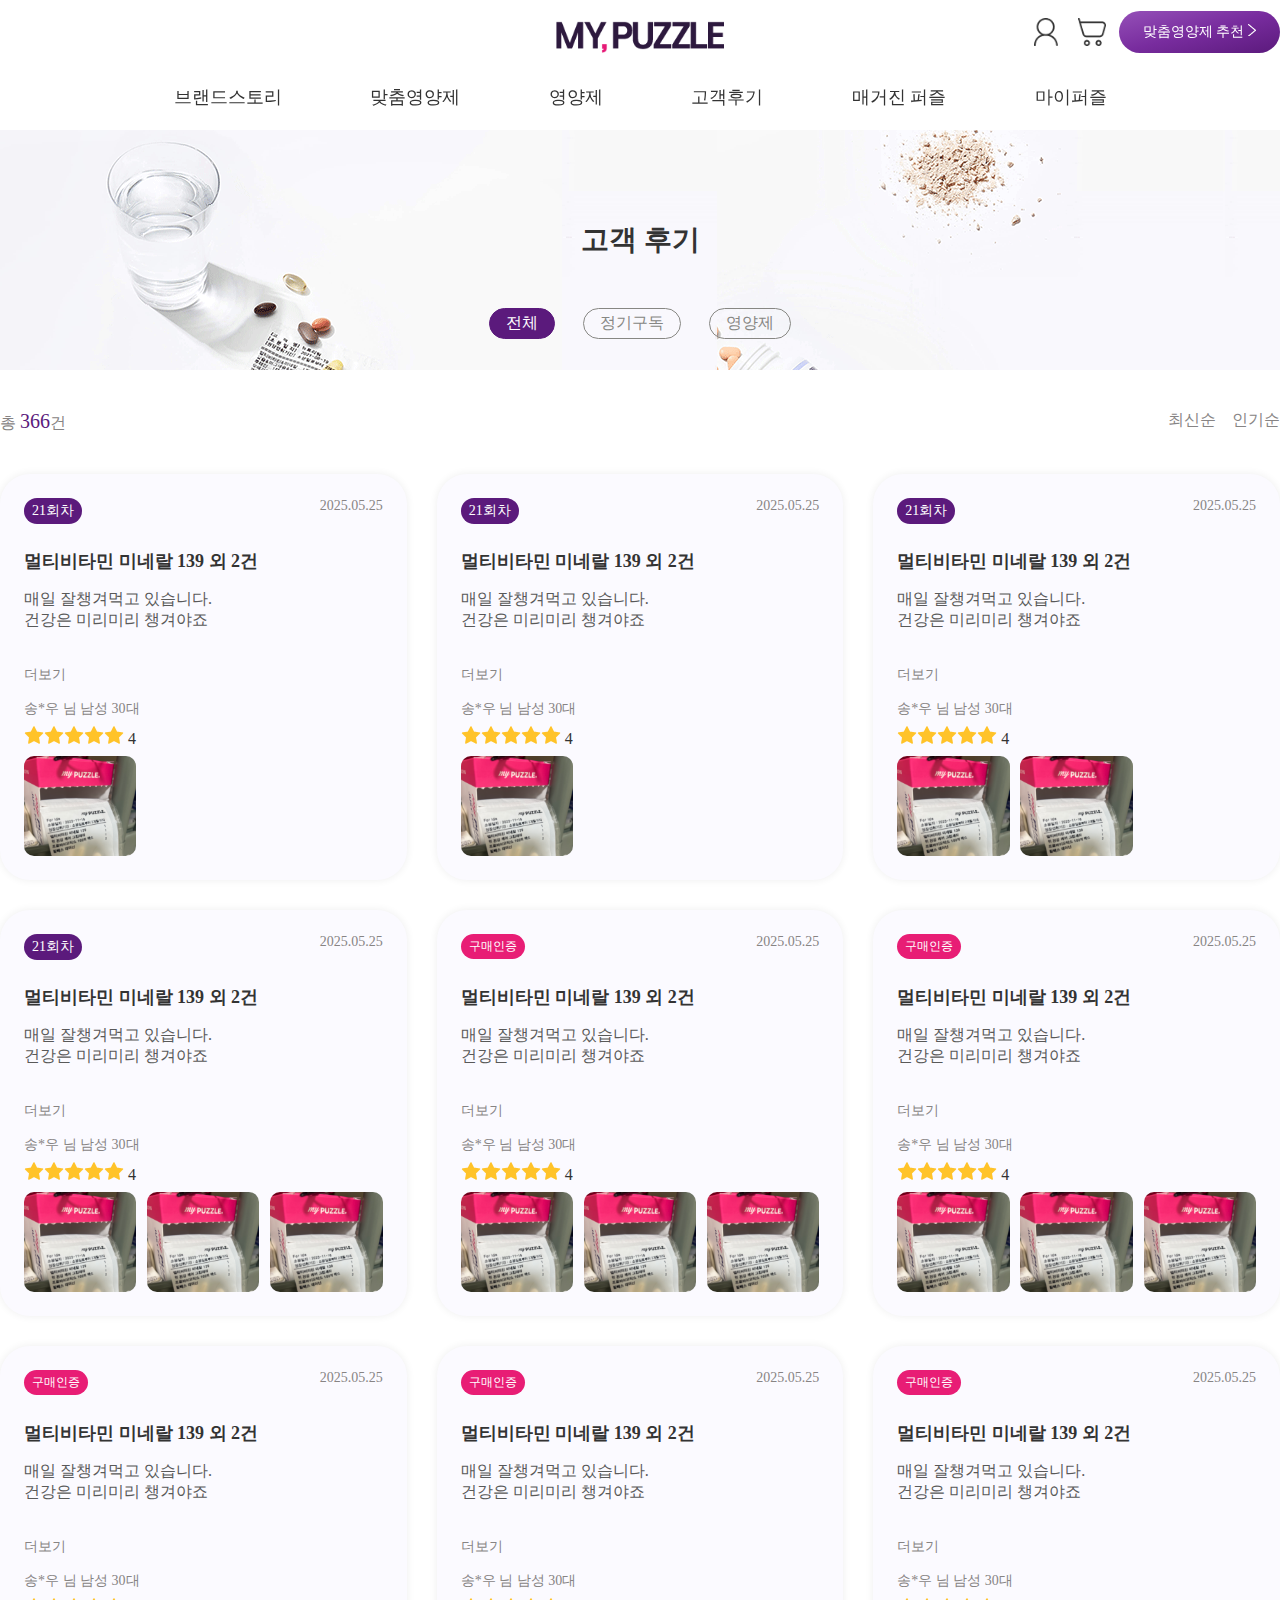
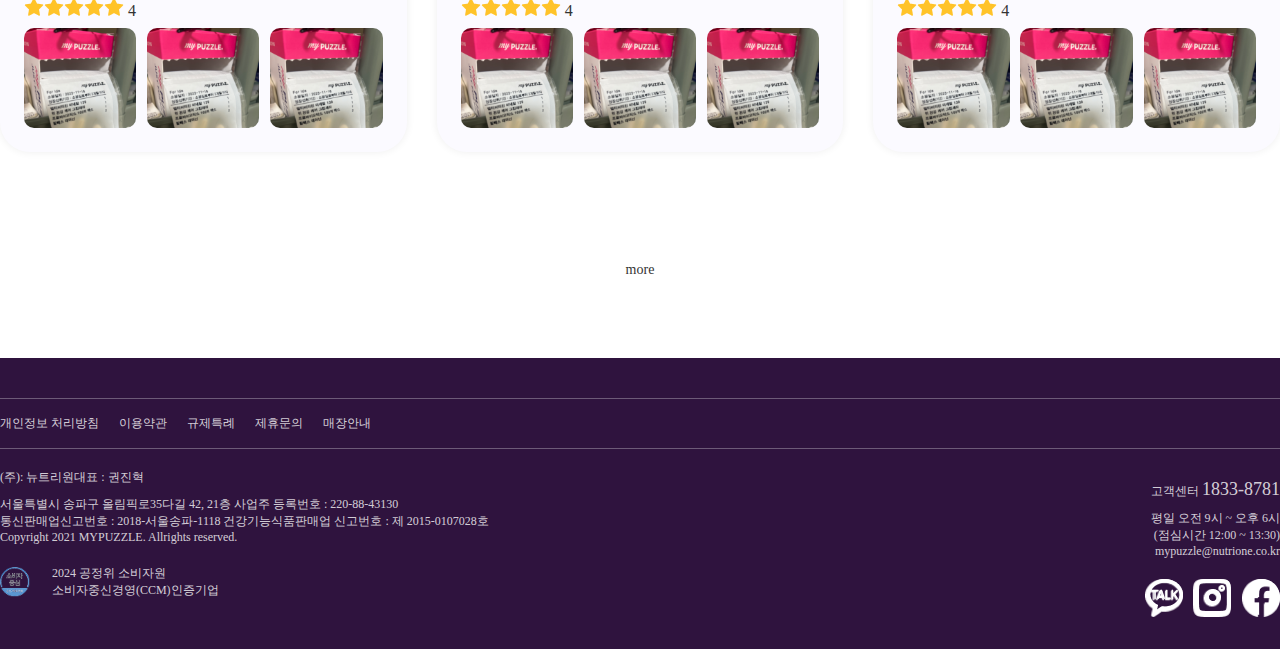
<file: content/review.html>
<!DOCTYPE html>
<html lang="ko">

<head>
    <meta charset="UTF-8">
    <title>고객 후기</title>
    <link rel="stylesheet" href="../css/reset.css">
    <link rel="stylesheet" href="../css/common.css">
    <link rel="stylesheet" href="../css/header.css">
    <link rel="stylesheet" href="css/review.css">
    <link rel="stylesheet" href="../css/footer.css">
    <script src="../script/jquery-1.7.2.min.js"></script>
    <script src="../script/review.js"></script>

</head>

<body>
    <!-- header -->
    <header>
        <div class="top inner">
            <h1 class="logo"><a href="../index.html"><img src="../img/Logo.png" alt="my puzzle 로고"></a></h1>

            <nav class="gnb">
                <ul>
                    <li><a href="brand.html">브랜드스토리</a></li>
                    <li><a href="custom.html">맞춤영양제</a></li>
                    <li><a href="pill.html">영양제</a></li>
                    <li><a href="review.html" class="active">고객후기</a></li>
                    <li><a href="magazine.html">매거진 퍼즐</a></li>
                    <li><a href="#">마이퍼즐</a></li>
                </ul>
            </nav>

            <div class="login">
                <a href="#" class="icon-btn"><img src="../img/icon/icon_login.png" alt="로그인 버튼"></a>
                <a href="#" class="icon-btn"><img src="../img/icon/icon_cart.png" alt="장바구니 버튼"></a>
                <a href="#" class="btn">맞춤영양제 추천</a>
            </div>
        </div>
    </header>
    <!-- section -->
    <article class="content-header">
        <div class="lnb">
            <h2>고객 후기</h2>
            <nav>
                <p class="on all">전체</p>
                <p class="subscription">정기구독</p>
                <p class="pill">영양제</p>
            </nav>
        </div>
    </article>
    <!-- section -->
    <section>
        <div class="section-top inner clear">
            <div class="count">
                <p>총 <span>366</span>건</p>
            </div>
            <div class="filter">
                <p><span>최신순</span><span>인기순</span></p>
            </div>
        </div>
        <!-- 리뷰 리스트 -->
        <article class="review inner">
            <ul class="reviewwrap">
                <li class="review-box subscription">
                    <div class="box-top">
                        <p class="count">21회차</p>
                        <p class="date">2025.05.25</p>
                    </div>
                    <div class="text">
                        <h2>멀티비타민 미네랄 139 외 2건</h2>
                        <p>매일 잘챙겨먹고 있습니다.<br>
                            건강은 미리미리 챙겨야죠
                        </p>
                        <div class="btn">
                            <a href="#">더보기</a>
                        </div>
                    </div>
                    <div class="box-bottom">
                        <p class="user">송*우 님 남성 30대</p>
                        <img src="img/icon/star.png" alt="별점"><img src="img/icon/star.png" alt="별점"><img
                            src="img/icon/star.png" alt="별점"><img src="img/icon/star.png" alt="별점"><img
                            src="img/icon/star.png" alt="별점">
                        <p class="score">4</p>
                    </div>

                    <div class="img-box">

                        <a href="#"><img src="img/review1.png" alt="고객리뷰 이미지"></a>
                       

                    </div>
                </li>
                <li class="review-box subscription">
                    <div class="box-top">
                        <p class="count">21회차</p>
                        <p class="date">2025.05.25</p>
                    </div>
                    <div class="text">
                        <h2>멀티비타민 미네랄 139 외 2건</h2>
                        <p>매일 잘챙겨먹고 있습니다.<br>
                            건강은 미리미리 챙겨야죠
                        </p>
                        <div class="btn">
                            <a href="#">더보기</a>
                        </div>
                    </div>
                    <div class="box-bottom">
                        <p class="user">송*우 님 남성 30대</p>
                        <img src="img/icon/star.png" alt="별점"><img src="img/icon/star.png" alt="별점"><img
                            src="img/icon/star.png" alt="별점"><img src="img/icon/star.png" alt="별점"><img
                            src="img/icon/star.png" alt="별점">
                        <p class="score">4</p>
                    </div>

                    <div class="img-box">

                        <a href="#"><img src="img/review1.png" alt="고객리뷰 이미지"></a>
                        

                    </div>
                </li>
                <li class="review-box subscription">
                    <div class="box-top">
                        <p class="count">21회차</p>
                        <p class="date">2025.05.25</p>
                    </div>
                    <div class="text">
                        <h2>멀티비타민 미네랄 139 외 2건</h2>
                        <p>매일 잘챙겨먹고 있습니다.<br>
                            건강은 미리미리 챙겨야죠
                        </p>
                        <div class="btn">
                            <a href="#">더보기</a>
                        </div>
                    </div>
                    <div class="box-bottom">
                        <p class="user">송*우 님 남성 30대</p>
                        <img src="img/icon/star.png" alt="별점"><img src="img/icon/star.png" alt="별점"><img
                            src="img/icon/star.png" alt="별점"><img src="img/icon/star.png" alt="별점"><img
                            src="img/icon/star.png" alt="별점">
                        <p class="score">4</p>
                    </div>

                    <div class="img-box">

                        <a href="#"><img src="img/review1.png" alt="고객리뷰 이미지"></a>
                        <a href="#"><img src="img/review1.png" alt="고객리뷰 이미지"></a>
                        

                    </div>
                </li>
                <li class="review-box subscription">
                    <div class="box-top">
                        <p class="count">21회차</p>
                        <p class="date">2025.05.25</p>
                    </div>
                    <div class="text">
                        <h2>멀티비타민 미네랄 139 외 2건</h2>
                        <p>매일 잘챙겨먹고 있습니다.<br>
                            건강은 미리미리 챙겨야죠
                        </p>
                        <div class="btn">
                            <a href="#">더보기</a>
                        </div>
                    </div>
                    <div class="box-bottom">
                        <p class="user">송*우 님 남성 30대</p>
                        <img src="img/icon/star.png" alt="별점"><img src="img/icon/star.png" alt="별점"><img
                            src="img/icon/star.png" alt="별점"><img src="img/icon/star.png" alt="별점"><img
                            src="img/icon/star.png" alt="별점">
                        <p class="score">4</p>
                    </div>

                    <div class="img-box">

                        <a href="#"><img src="img/review1.png" alt="고객리뷰 이미지"></a>
                        <a href="#"><img src="img/review1.png" alt="고객리뷰 이미지"></a>
                        <a href="#"><img src="img/review1.png" alt="고객리뷰 이미지"></a>

                    </div>
                </li>
                <li class="review-box pill">
                    <div class="box-top">
                        <p class="purchased">구매인증</p>
                        <p class="date">2025.05.25</p>
                    </div>
                    <div class="text">
                        <h2>멀티비타민 미네랄 139 외 2건</h2>
                        <p>매일 잘챙겨먹고 있습니다.<br>
                            건강은 미리미리 챙겨야죠
                        </p>
                        <div class="btn">
                            <a href="#">더보기</a>
                        </div>
                    </div>
                    <div class="box-bottom">
                        <p class="user">송*우 님 남성 30대</p>
                        <img src="img/icon/star.png" alt="별점"><img src="img/icon/star.png" alt="별점"><img
                            src="img/icon/star.png" alt="별점"><img src="img/icon/star.png" alt="별점"><img
                            src="img/icon/star.png" alt="별점">
                        <p class="score">4</p>
                    </div>

                    <div class="img-box">

                        <a href="#"><img src="img/review1.png" alt="고객리뷰 이미지"></a>
                        <a href="#"><img src="img/review1.png" alt="고객리뷰 이미지"></a>
                        <a href="#"><img src="img/review1.png" alt="고객리뷰 이미지"></a>

                    </div>
                </li>
                <li class="review-box pill">
                    <div class="box-top">
                        <p class="purchased">구매인증</p>
                        <p class="date">2025.05.25</p>
                    </div>
                    <div class="text">
                        <h2>멀티비타민 미네랄 139 외 2건</h2>
                        <p>매일 잘챙겨먹고 있습니다.<br>
                            건강은 미리미리 챙겨야죠
                        </p>
                        <div class="btn">
                            <a href="#">더보기</a>
                        </div>
                    </div>
                    <div class="box-bottom">
                        <p class="user">송*우 님 남성 30대</p>
                        <img src="img/icon/star.png" alt="별점"><img src="img/icon/star.png" alt="별점"><img
                            src="img/icon/star.png" alt="별점"><img src="img/icon/star.png" alt="별점"><img
                            src="img/icon/star.png" alt="별점">
                        <p class="score">4</p>
                    </div>

                    <div class="img-box">

                        <a href="#"><img src="img/review1.png" alt="고객리뷰 이미지"></a>
                        <a href="#"><img src="img/review1.png" alt="고객리뷰 이미지"></a>
                        <a href="#"><img src="img/review1.png" alt="고객리뷰 이미지"></a>

                    </div>
                </li>
                <li class="review-box pill">
                    <div class="box-top">
                        <p class="purchased">구매인증</p>
                        <p class="date">2025.05.25</p>
                    </div>
                    <div class="text">
                        <h2>멀티비타민 미네랄 139 외 2건</h2>
                        <p>매일 잘챙겨먹고 있습니다.<br>
                            건강은 미리미리 챙겨야죠
                        </p>
                        <div class="btn">
                            <a href="#">더보기</a>
                        </div>
                    </div>
                    <div class="box-bottom">
                        <p class="user">송*우 님 남성 30대</p>
                        <img src="img/icon/star.png" alt="별점"><img src="img/icon/star.png" alt="별점"><img
                            src="img/icon/star.png" alt="별점"><img src="img/icon/star.png" alt="별점"><img
                            src="img/icon/star.png" alt="별점">
                        <p class="score">4</p>
                    </div>

                    <div class="img-box">

                        <a href="#"><img src="img/review1.png" alt="고객리뷰 이미지"></a>
                        <a href="#"><img src="img/review1.png" alt="고객리뷰 이미지"></a>
                        <a href="#"><img src="img/review1.png" alt="고객리뷰 이미지"></a>

                    </div>
                </li>
                <li class="review-box pill">
                    <div class="box-top">
                        <p class="purchased">구매인증</p>
                        <p class="date">2025.05.25</p>
                    </div>
                    <div class="text">
                        <h2>멀티비타민 미네랄 139 외 2건</h2>
                        <p>매일 잘챙겨먹고 있습니다.<br>
                            건강은 미리미리 챙겨야죠
                        </p>
                        <div class="btn">
                            <a href="#">더보기</a>
                        </div>
                    </div>
                    <div class="box-bottom">
                        <p class="user">송*우 님 남성 30대</p>
                        <img src="img/icon/star.png" alt="별점"><img src="img/icon/star.png" alt="별점"><img
                            src="img/icon/star.png" alt="별점"><img src="img/icon/star.png" alt="별점"><img
                            src="img/icon/star.png" alt="별점">
                        <p class="score">4</p>
                    </div>

                    <div class="img-box">

                        <a href="#"><img src="img/review1.png" alt="고객리뷰 이미지"></a>
                        <a href="#"><img src="img/review1.png" alt="고객리뷰 이미지"></a>
                        <a href="#"><img src="img/review1.png" alt="고객리뷰 이미지"></a>

                    </div>
                </li>
                <li class="review-box pill">
                    <div class="box-top">
                        <p class="purchased">구매인증</p>
                        <p class="date">2025.05.25</p>
                    </div>
                    <div class="text">
                        <h2>멀티비타민 미네랄 139 외 2건</h2>
                        <p>매일 잘챙겨먹고 있습니다.<br>
                            건강은 미리미리 챙겨야죠
                        </p>
                        <div class="btn">
                            <a href="#">더보기</a>
                        </div>
                    </div>
                    <div class="box-bottom">
                        <p class="user">송*우 님 남성 30대</p>
                        <img src="img/icon/star.png" alt="별점"><img src="img/icon/star.png" alt="별점"><img
                            src="img/icon/star.png" alt="별점"><img src="img/icon/star.png" alt="별점"><img
                            src="img/icon/star.png" alt="별점">
                        <p class="score">4</p>
                    </div>

                    <div class="img-box">

                        <a href="#"><img src="img/review1.png" alt="고객리뷰 이미지"></a>
                        <a href="#"><img src="img/review1.png" alt="고객리뷰 이미지"></a>
                        <a href="#"><img src="img/review1.png" alt="고객리뷰 이미지"></a>

                    </div>
                </li>
            </ul>
        </article>
        <div class="inner btn-more"><a href="#">more</a></div>
    </section>
    <!-- footer -->
    <footer>

        <div class="footer-top inner clear">
            <ul>
                <li><a href="#">개인정보 처리방침</a></li>
                <li><a href="#">이용약관</a></li>
                <li><a href="#">규제특례</a></li>
                <li><a href="#">제휴문의</a></li>
                <li><a href="#">매장안내</a></li>
            </ul>

            <!-- 회사정보 -->
            <div class="copyright">
                <div class="info">
                    <p>(주): 뉴트리원대표 : 권진혁</p>
                    <p>
                        <span>서울특별시 송파구 올림픽로35다길 42, 21층</span>
                        <span>사업주 등록번호 : 220-88-43130</span>
                    </p>
                    <p>
                        <span>통신판매업신고번호 : 2018-서울송파-1118 </span>
                        <span>건강기능식품판매업 신고번호 : 제 2015-0107028호 </span>
                    </p>
                    <p>
                        Copyright 2021 MYPUZZLE. Allrights reserved.
                    </p>
                </div>

                <div class="ccm">
                    <a href="#"><img src="../img/icon/icon_footer.png" alt="소비자 중신 아이콘"></a>
                    <div class="des">
                        <p>2024 공정위 소비자원</p>
                        <p>소비자중신경영(CCM)인증기업</p>
                    </div>
                </div>
            </div>

            <!-- 고객센터 -->
            <div class="call">

                <div class="callcenter">
                    <p class="btn"><a href="#">고객센터</a></p>
                    <p>1833-8781</p>
                </div>

                <div class="time">
                    <p>평일 오전 9시 ~ 오후 6시</p>
                    <p>(점심시간 12:00 ~ 13:30)</p>
                    <p>mypuzzle@nutrione.co.kr</p>
                </div>

                <div class="sns-btn">
                    <a href="#" class="kakao"><img src="../img/icon/icon_talk.png" alt="카톡 바로가기"></a>
                    <a href="#" class="insta"><img src="../img/icon/icon_insta.png" alt="인스타 바로가기"></a>
                    <a href="#" class="facebook"><img src="../img/icon/icon_facebook.png" alt="페이스북 바로가기"></a>
                </div>
            </div>
        </div>
    </footer>
</body>

</html>
</file>
<file: css/common.css>
@charset "utf-8";
body{
    font-family: 'S-Core Dream 4 ';
    font-weight: 400;
    color: #333;
    font-size: 16px;
    
    /*    color: rgb(153, 153, 153);

    background-color: rgb(247, 247, 247)
background-color: #F7F7F7;
    padding: 10px 20px;
    border-radius: 22px;

    font-size: 14px;;
        color: #333;
    
    */
}
.inner {
    width: 1280px;
    margin: 0 auto;
}
</file>
<file: css/header.css>
@charset "utf-8";

/* header */
header {
    width: 100%;
    height: 130px;
    position: fixed;
    left: 0;
    top: 0;
    z-index: 9999;
    background-color: rgba(255, 255, 255, 0.8);
    font-weight: 500;
    font-size: 18px;
}

header .top {
    text-align: center;
    position: relative;
    top: 50%;
    transform: translateY(-50%);
}

header .top .logo {
    height: 32px;
    margin-bottom: 32px;
}

header .top .logo a.active {
    color: #5B1A7C;
}

header .top .logo a img {
    height: 100%;
}

header .top .gnb {}

header .top .gnb ul {}

header .top .gnb ul li {
    float: none;
    display: inline-block;
    padding: 0 42px;
}


.gnb ul li a:hover {
    color: #5B1A7C;
}

/* 스크립트 추가 */
header.bar-active {
    width: 100%;
    height: 80px;
    position: fixed;
    left: 0;
    top: 0;
    z-index: 9999;
    background-color: rgba(255, 255, 255, 0.8);
    font-family: 'S-Core Dream 5';
    font-weight: 500;
    font-size: 18px;
}

header.bar-active .top {
    position: relative;
    top: 50%;
    transform: translateY(-50%);
}

header.bar-active .top .logo {
    height: 32px;
    margin-bottom: 32px;
   position: absolute;
   left: 0;
   top: -7px;
}

header.bar-active .top .logo a.active {
    color: #5B1A7C;
}

header .top .logo a img {
    height: 100%;
}

header.bar-active .top .gnb {
    display: inline-block;
}

header.bar-active .top .gnb ul {}

header.bar-active .top .gnb ul li {
    float: none;
    display: inline-block;
    padding: 0 24px;
}


.gnb ul li a:hover {
    color: #5B1A7C;
}

header.bar-active .top .login {
    display: inline-block;
}
header.bar-active .top .login .icon-btn {
    display: none;
}
/* 로그인 */

header .top .login {
    position: absolute;
    right: 0;
    top: -10px;
}

header .top .login .icon-btn {
    display: inline-block;
    padding: 0 8px;
    height: 28px;
    vertical-align: middle;
}

header .top .login .icon-btn img {
    display: block;
    height: 100%;
}

header .top .login .btn {
    display: inline-block;
    color: #fff;
    background-image: linear-gradient(to bottom right, #9550b8,#782c9e,#5B1A7C);
    padding: 12px 24px;
    border-radius: 30px;
    font-family: 'S-Core Dream 4';
    font-weight: 400;
    font-size: 14px;
}

header .top .login .btn:hover {
    color: #fff;
    background-image: linear-gradient(to bottom right,#782c9e,#5B1A7C,#3C1152 );
}

.login .btn::after {
    content: "";
    display: inline-block;
    width: 12px;
    height:12px;
    background: url(../img/icon/btn_more_W.png) no-repeat 4px 0 /8px;
    
}
</file>
<file: content/css/brand.css>
@charset "utf-8";

html,
body {
    width: 100%;
    height: 100%;
    overflow: hidden;
}

body {
    font-family: 'S-Core Dream 4';
    position: relative;
}
nav ul.side-pager {
    position: fixed;
    left: 0;
    bottom: 0;
    z-index: 5;
}

nav ul.side-pager li {
    color: rgba(0, 0, 0, 0.3);
    float: none;
}
nav ul.side-pager li.on {
    color: #fff;
}
.page::after{
    content: "";
    display: block;
    width: 100%;
    height: 100%;
    background-color: rgba(0, 0, 0, 0.3);
    z-index: 2;
}

#title {
    width: 100%;
    height: 100%;
    background: url(../img/brand.jpg) no-repeat center /cover;

}

#title div {
    text-align: center;
    position: absolute;
    left: 50%;
    transform: translateX(-50%);
    top: 40%;
}

#title div h2 {
    
    font-size: 30px;
    color: #fff;
    font-family: 'S-Core Dream 7';
    font-weight: 700;
    margin-bottom: 60px;
    text-shadow: 0 4px 4px rgba(0, 0, 0, 0.3);
    display: none;
}

#title p {
    color: #fff;
    text-shadow: 0 4px 4px rgba(0, 0, 0, 0.3);
    display: none;
}

#analyze {
    width: 100%;
    height: 100%;
    background: url(../img/brand_list1.jpg) no-repeat center /cover;
    position: relative;
}

#analyze h2,
#consult h2,
#quality h2 {
    font-size: 30px;
    color: #fff;
    font-family: 'S-Core Dream 6';
    font-weight: 600;
    margin-bottom: 60px;
    text-shadow: 0 4px 4px rgba(0, 0, 0, 0.3);
    position: absolute;
    left: 20%;
    top: 30%;
}

#analyze .des,
#consult .des,
#quality .des {
    font-size: 18px;
    color: #fff;
    text-shadow: 0 4px 4px rgba(0, 0, 0, 0.3);
    position: absolute;
    right: 10%;
    bottom: 20%;
    display: none;
}

#analyze .des h3,
#consult .des h3,
#quality .des h3 {
    font-family: 'S-Core Dream 5';
    font-weight: 500;
    font-size: 18px;
    margin-bottom: 10px;
}

#consult {
    width: 100%;
    height: 100%;
    background: url(../img/brand_list2.jpg) no-repeat center /cover;
    position: relative;
}

#quality {
    width: 100%;
    height: 100%;
    background: url(../img/brand_list3.jpg) no-repeat center /cover;
    position: relative;
}
</file>
<file: css/footer.css>
@charset "utf-8";

footer {
    width: 100%;
    background-color: #2F133E;
    color: rgba(255, 255, 255, 0.8);
    max-width: 1920px;
    margin: 0 auto;
}

footer .footer-top {
    padding: 40px 0 0;
}

.footer-top ul {
    padding: 16px 0;
    border-width: 1px 0;
    border-style: solid;
    border-color: rgba(255, 255, 255, 0.3)
}

.footer-top ul li {
    font-size: 12px;
}
.footer-top ul li a {
    color: rgba(255, 255, 255, 0.8);
}
.footer-top ul li~li {
    margin-left: 20px;
}


.footer-top .copyright {
    float: left;
    width: 70%;
    height: 200px;
}


.footer-top .copyright .info {
    margin: 20px 0;
    font-size: 12px;
}

.copyright .info p:first-child {
    margin-bottom: 10px;
    font-weight: 500;
}

.ccm a {
    display: inline-block;
    width: 30px;
    margin-right: 2%;
    vertical-align: middle;
}

.ccm a img {
    width: 100%;
    display: block;
}

.ccm .des {
    display: inline-block;
    vertical-align: middle;
}

.ccm .des p {
    font-size: 12px;
}


footer .footer-top .call {
    text-align: right;
    float: right;
    width: 30%;
    margin: 30px 0;
    font-size: 12px;
}

.call .callcenter {
    margin-bottom: 10px;
}

.call .callcenter p {
    display: inline-block;
    font-weight: 500;
}

.call .callcenter p a {
    color: rgba(255, 255, 255, 0.8);
}
.call .callcenter p:last-child {
    font-size: 18px;
}

.call .time {
    margin-bottom: 20px;
}
.call .time p {
    font-size: 12px;
}
.call .sns-btn {
    height: 38px;
   
}
.call .sns-btn a {
    display: inline-block;
    width: 38px;
    height: 38px;
}
.call .sns-btn a~a {
    margin-left: 2%;
}
.call .sns-btn a.kakao {
  background: url(../img/icon/icon_talk.png) no-repeat ;
  background-size: auto 38px;
}
.call .sns-btn a.kakao:hover {
    background: url(../img/icon/icon_talk_on.png) no-repeat ;
    background-size: contain;
}
.call .sns-btn a.insta {
    background: url(../img/icon/icon_insta.png) no-repeat;
    background-size: contain;
}
.call .sns-btn a.insta:hover {
    background: url(../img/icon/icon_insta_on.png) no-repeat;
    background-size: contain;
}
.call .sns-btn a.facebook {
    background: url(../img/icon/icon_facebook.png) no-repeat;
    background-size: contain;
}
.call .sns-btn a.facebook:hover {
    background: url(../img/icon/icon_facebook_on.png) no-repeat;
    background-size: contain;
}
</file>
<file: content/css/custom.css>
@charset "utf-8";
body {
    font-family: 'S-Core Dream 4';
    font-size: 16px;
    overflow-x: hidden;
}
section {
    margin-top: 130px;
}

article.banner {
    width: 100%;
    height: 600px;
    background-image: url(../img/banner.jpg);
    background-repeat: no-repeat;
    background-size: cover;
    background-position: center;
    margin-bottom: 80px;
}

.banner .title {
    text-align: center;
    color: #fff;
    transform: translateY(50%);
}

.banner .title h2 {
    font-size: 30px;
    margin-bottom: 40px;
}

.banner .title p {
    font-size: 18px;
    text-shadow: 0 0 4px #d9d9d9;
    margin-bottom: 50px;
}

.banner .title .btn {}

.banner .title .btn a {
    display: inline-block;
    padding: 14px 40px;
    font-size: 16px;
    font-weight: 400;
    color: #fff;
    background-color: #3C1152;
    border-radius: 100px;
    text-align: center;    
}
.banner .title .btn a:hover {
    display: inline-block;
    padding: 14px 40px;
    font-size: 16px;
    font-weight: 400;
    color: #fff;
    border-radius: 100px;
    background-color: #3C1152;
    text-align: center;
}

article.step {
    width: 100%;
    /* height: 560px; */
    margin-bottom: 120px;
}


.step .stepwrap .step-des,
.step .stepwrap .imgbox {
    float: left;
    width: 48%;
}
.step .stepwrap .step-des {
    line-height: 24px;
    margin-right: 2%;
}

.stepwrap .step-des .title {}

.step-des .title {}

.step-des .title h2 {
    font-size: 30px;
    font-weight: 600;
    margin-bottom: 40px;
}

.step-des .title p {
    font-size: 18px;
    margin-bottom: 40px;
    line-height: 30px;
    height: 120px;
}

.step-des .btn a{
    display: inline-block;
    padding: 14px 40px;
    font-size: 16px;
    font-weight: 400;
    color: #5B1A7C;
    background-color: #FBFAFF;
    border: 1px solid #5B1A7C;
    border-radius: 100px;
    text-align: center;    
}
.step-des .btn a:hover{
    display: inline-block;
    padding: 14px 40px;
    font-size: 16px;
    font-weight: 400;
    color: #fff;
    border-radius: 100px;
    background-color: #3C1152;
    text-align: center;
}

.step-des .boxwrap .box {
    float: left;
    width: 48%;
    margin-bottom: 40px;
}
.step-des .boxwrap .box:first-child {
    margin-right: 2%;
}
.boxwrap .box img{
    display: block;
    width: 80px;
    margin-bottom: 24px;
}
.boxwrap .box h3{
    font-size: 24px;
    font-weight: 500;
    margin-bottom: 24px;
}
.boxwrap .box p{
    font-size: 16px;
    height: 92px;
    color: #797979;
}

.step .stepwrap .imgbox{
    height: 560px;
    overflow: hidden;
    background-color: #eee;
    
}

.stepwrap .imgbox img {
    display: block;
    width: 100%;
}
.stepwrap .imgbox1 {
    position: relative;
    left:300px;
    opacity: 0;
    transition: all 3s;
}
.stepwrap .imgbox2 {
    position: relative;
    left:-300px;
    opacity: 0;
    transition: all 3s;
}
.stepwrap .imgbox3 {
    position: relative;
    left:300px;
    opacity: 0;
    transition: all 3s;
}
.step2 .stepwrap .step-des2,
.step2 .stepwrap .imgbox2 {
    float: right;
    width: 48%;
    margin: 0 2% 0 0;
}
.step1 .stepwrap .imgbox2:first-child{
    margin: 0;
}
</file>
<file: content/css/magazine.css>
@charset "utf-8";

body {
    width: 100%;
    margin-top: 150px;
    font-family: 'S-Core Dream 4';
}

article.content-header {
    width: 100%;
    height: 240px;
    background-image: url(../img/bg_banner.png);
    background-repeat: no-repeat;
    background-size: cover;
    background-position: center;
    text-align: center;
    position: relative;    
}

.content-header .lnb {
    position: absolute;
    left: 50%;
    bottom: 0;
    transform: translateX(-50%);
}

.content-header .lnb h2 {
    font-size: 30px;
    font-weight: 600;
    margin-bottom: 80px;
}

.content-header .lnb nav {
    transform: translateY(-100%);
}
.content-header .lnb nav p {
    display: inline-block;
    padding: 4px 16px;
    font-size: 16px;
    border: 1px solid #878783;
    border-radius: 30px;
    color: #878784;
    cursor: pointer;
}
.lnb nav p.on {
    background-color: #5B1A7C;
    border: 1px solid #5B1A7C;;
    color: #fff;
}
.lnb nav p:hover {
    color:#5B1A7C;
    background-color: #FBFAFF;
    border: 1px solid #5B1A7C;
}

.lnb nav p~p{
    margin-left: 24px;
}


section .section-top {
    font-size: 16px;
    color: #878484;
    font-weight: 500;
    padding: 40px 0;
}

section .section-top .filter {
    float: right;
}
section .section-top .filter p span:last-child {
    margin-left: 16px;
}
.section-top .count {
    float: left;
}
.section-top .count span{
    font-size: 20px;
    font-family: 'S-Core Dream 5';
    font-weight: 500;
    color: #5B1A7C;
}

article.list {
    margin-bottom: 80px;
}

.list ul li {
    float: left;
    width: 32%;
    box-shadow: 0 0 8px #eee;
    background-color: #FBFAFF;
    border-radius: 20px;
    box-sizing: border-box;
    margin-right: 2%;
    margin-bottom: 3%;
    position: relative;
}
ul li:nth-child(3n) {
    margin-right: 0;
}

ul li a p.badge-issue {
    position: absolute;
    left: 13px;
    top: 10px;
    padding: 2px 12px;
    border: 1px solid #A050CC;
    background-color: #A050CC;
    color: #fff;
    border-radius: 15px;
    font-size: 12px;
    z-index: 99;
}
ul li a p.badge-vitamin {
    position: absolute;
    left: 13px;
    top: 10px;
    padding: 2px 12px;
    border: 1px solid #10A19D;
    background-color: #10A19D;
    color: #fff;
    border-radius: 15px;
    font-size: 12px;
    z-index: 99;
}
ul li a p.badge-life {
    position: absolute;
    left: 13px;
    top: 10px;
    padding: 2px 12px;
    border: 1px solid #3C1152;
    background-color: #3C1152;
    color: #fff;
    border-radius: 15px;
    font-size: 12px;
    z-index: 99;
}

ul li a .img-box {
    border-radius: 20px 20px 0 0 ;
    margin-bottom: 16px;
    overflow: hidden;
}

ul li a .img-box img {
    width: 100%;
    display: block;
    transition: all 0.6s;
}
ul li a .img-box:hover img {
    transform: scale(1.2);
}

ul li a .title {
    font-size: 18px;
    padding: 0 16px 10px;
}
li a .title h3 {
    font-size: 18px;
    margin-bottom: 8px;
}
li a .title .tag {
    display: inline-block;
    font-size: 14px;
    color: #878484;
}

li a .title .tag span {
    color: #A050CC;
}


.btn-more {
    font-size: 14px;
    text-align: center;
    margin-bottom: 80px;
}
</file>
<file: content/css/pill.css>
@charset "utf-8";

body {
    width: 100%;
    margin-top: 130px;
    font-family: 'S-Core Dream 4';
}

article.content-header {
    width: 100%;
    height: 240px;
    background-image: url(../img/bg_banner.png);
    background-repeat: no-repeat;
    background-size: cover;
    background-position: center;
    text-align: center;
    position: relative;    
}

.content-header .lnb {
    position: absolute;
    left: 50%;
    bottom: 0;
    transform: translateX(-50%);
}

.content-header .lnb h2 {
    font-size: 30px;
    font-weight: 600;
    margin-bottom: 80px;
}

.content-header .lnb nav {
    transform: translateY(-100%);
}
.content-header .lnb nav p {
    display: inline-block;
    padding: 4px 16px;
    font-size: 16px;
    border: 1px solid #878783;
    border-radius: 30px;
    color: #878784;
}
.lnb nav p.on {
    background-color: #5B1A7C;
    border: 1px solid #5B1A7C;;
    color: #fff;
}
.lnb nav p:hover {
    color:#5B1A7C;
    background-color: #FBFAFF;
    border: 1px solid #5B1A7C;
}
.lnb nav p~p{
    margin-left: 24px;
}

section {
}

section .section-top {
    font-size: 16px;
    color: #878484;
    font-weight: 500;
    padding: 40px 0;
}

section .section-top .filter {
    float: right;
}
section .section-top .filter p span:last-child {
    margin-left: 16px;
}
.section-top .count {
    float: left;
}
.section-top .count span{
    font-size: 20px;
    font-family: 'S-Core Dream 5';
    font-weight: 500;
    color: #5B1A7C;
}
article.list {
    margin-bottom: 80px;
}

.list ul li {
    width: 23.5%;
    margin-right: 2%;
    margin-bottom: 3%;
    padding: 16px;
    box-shadow: 0 0 8px #eee;
    background-color: #FBFAFF;
    box-sizing: border-box;
    border-radius: 30px;
    overflow: hidden;
}


.list ul li:nth-child(4n){
    margin-right:0;
}

ul li a .imgbox {
    width: 100%;
    padding: 16px;
    box-sizing: border-box;
    overflow: hidden;
}

ul li a .imgbox img {
    width: 100%;
    display: block;
}

ul li a .info {
    padding: 16px;
}
li a .info .tag {
    margin-bottom: 4px;
}
li a .info .tag p {
    display: inline-block;
    font-size: 14px;
    color: #878484;
}

li a .info .tag span {
    color: #5B1A7C;
}

li a .info h3 {
    font-family: 'S-Core Dream 5';
    font-weight: 500;

}

li a .info .price {
    font-size: 18px;
    font-family: 'S-Core Dream 4';
    font-weight: 600;
    color:#E81D75;
    margin-bottom: 4px;
}

li a .info .review {
    background-image: url(../img/icon/star.png);
    background-repeat: no-repeat;
    font-size: 14px;
    color: #878484;
}

li a .info .review span {
    margin-right: 8px;
    position: relative;
    left:24px;
    top:0;
}

li a .info .review span img {
    width: 14px;
}
.btn-more {
    font-size: 14px;
    text-align: center;
    margin-bottom: 80px;
}
</file>
<file: content/css/review.css>
@charset "utf-8";

body {
    width: 100%;
    margin-top: 130px;
    font-family: 'S-Core Dream 4';
    color: #333;
}

article.content-header {
    width: 100%;
    height: 240px;
    text-align: center;
    position: relative;
    background-image: url(../img/bg_banner2.png);
    background-repeat: no-repeat;
    background-position: center;
    background-color: #FBFAFF
}

.content-header .lnb {
    position: absolute;
    left: 50%;
    bottom: 0;
    transform: translateX(-50%);
}

.content-header .lnb h2 {
    font-size: 28px;
    font-weight: 600;
    margin-bottom: 80px;
}

.content-header .lnb nav {
    transform: translateY(-100%);
}

.content-header .lnb nav p {
    display: inline-block;
    padding: 4px 16px;
    font-size: 16px;
    border: 1px solid #878783;
    border-radius: 30px;
    color: #878784;
    cursor: pointer;
}

.lnb nav p~p {
    margin-left: 24px;
}

.lnb nav p.on {
    background-color: #5B1A7C;
    border: 1px solid #5B1A7C;
    color: #fff;
}

.lnb nav p:hover {
    color: #5B1A7C;
    background-color: #FBFAFF;
    border: 1px solid #5B1A7C;
}

section {}

section .section-top {
    font-size: 16px;
    color: #878484;
    font-weight: 500;
    padding: 40px 0;
    text-align: right;
}

section .section-top .filter {
    float: right;
}

section .section-top .filter p span:last-child {
    margin-left: 16px;
}

.section-top .count {
    float: left;
}

.section-top .count span {
    font-size: 20px;
    font-family: 'S-Core Dream 5';
    font-weight: 500;
    color: #5B1A7C;
}


/* 리뷰 리스트 */
article.review {
    margin-bottom: 80px;
    
}
article.review .reviewwrap{
    display: grid;
    grid-template-columns: repeat(3, 1fr);
    gap: 30px;
    
}
.review ul li.review-box {
    /*   float: left;
    width: 32%; 
     margin-right: 2%;
    margin-bottom: 3%;*/

    padding: 24px;
    box-shadow: 0 0 8px #eee;
    background-color: #FBFAFF;
    border-radius: 30px;
    box-sizing: border-box;
   
}

ul li.review-box:nth-child(3n) {
  /*   margin-right: 0; */
}

ul .review-box .box-top {
    font-size: 14px;
    color: #878484;
    margin-bottom: 24px;
    position: relative;
    height: 27px;
}

.review-box .box-top p {
    display: inline-block;
}

.review-box .box-top p.count {
    padding: 4px 8px;
    background-color: #5B1A7C;
    color: #fff;
    border-radius: 15px;
    font-size: 14px;
    margin-right: 10px;
    font-weight: 200;
}

.review-box .box-top p.purchased {
    padding: 4px 8px;
    background-color: #E81D75;
    color: #fff;
    border-radius: 15px;
    font-size: 12px;
    margin-right: 10px;

}

.review-box .box-top p.date {
    position: absolute;
    right: 0;
    top: 0;
}

.review-box .box-top p span.count {
    padding: 2px 6px;
    background-color: #5B1A7C;
    color: #fff;
    margin-right: 16px;
}

.review-box .text {}

.review-box .text h2 {
    font-size: 18px;
    font-weight: 600;
    margin-bottom: 16px;
}

.review-box .text p {
    height: 60px;
    overflow: hidden;
    margin-bottom: 16px;
    color: #595959;
}

.review-box .text .btn {
    margin-bottom: 16px;
}

.text .btn a {
    font-size: 14px;
    color: #878484;
}


.review-box .box-bottom {
    margin-bottom: 8px;
}


.review-box .box-bottom p.user {
    color: #878484;
    font-size: 14px;
    margin-bottom: 8px;
}

.box-bottom img {
    height: 18px;
}

.box-bottom .score {
    display: inline-block;
    color: #333;
}

/* 이미지 박스 */
.review-box .img-box {
    width: 100%;
}

.img-box a {
    float: left;
    width: 31.33%;
    height: 100px;
    margin-right: 3%;
    border-radius: 10px;
    overflow: hidden;
}

.img-box a:last-child {
    margin-right: 0;
}

.img-box a img {
    width: 100%;
    display: block;
}

.btn-more {
    font-size: 14px;
    text-align: center;
    margin-bottom: 80px;
}
</file>
